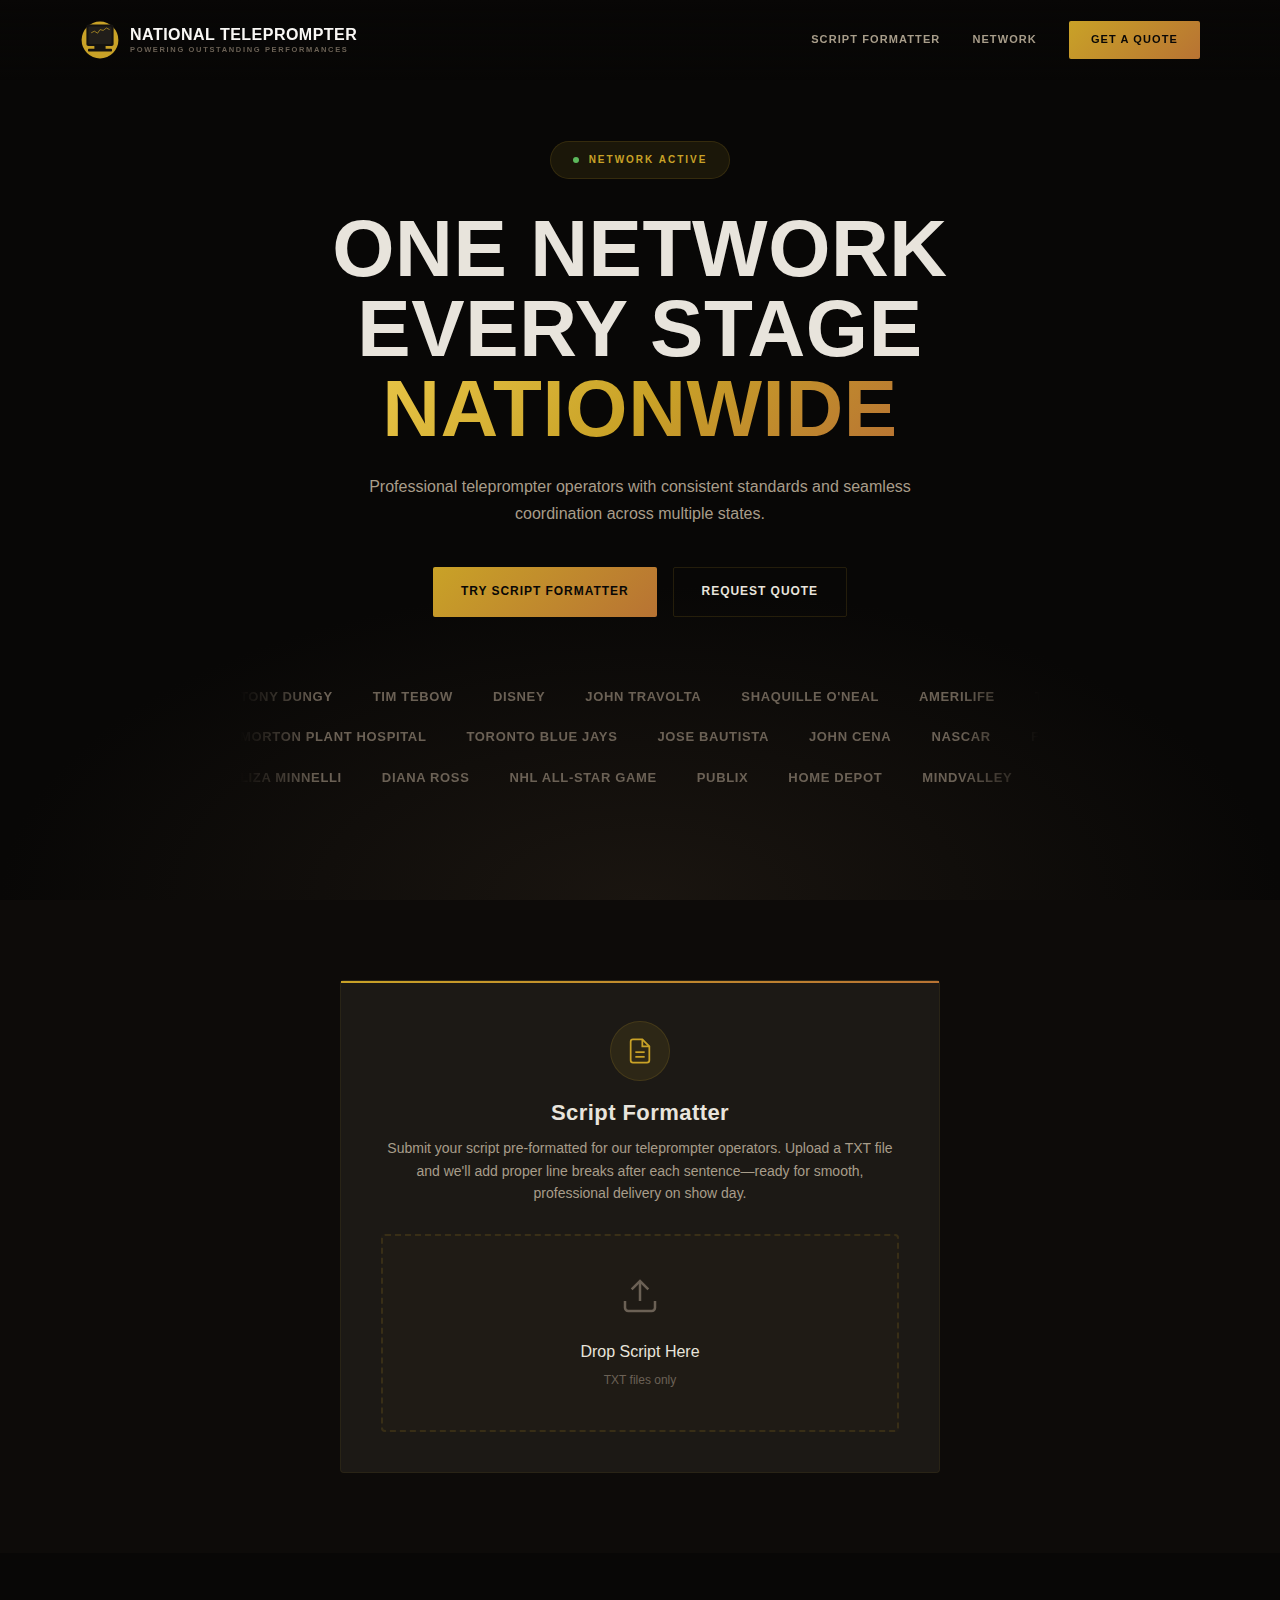
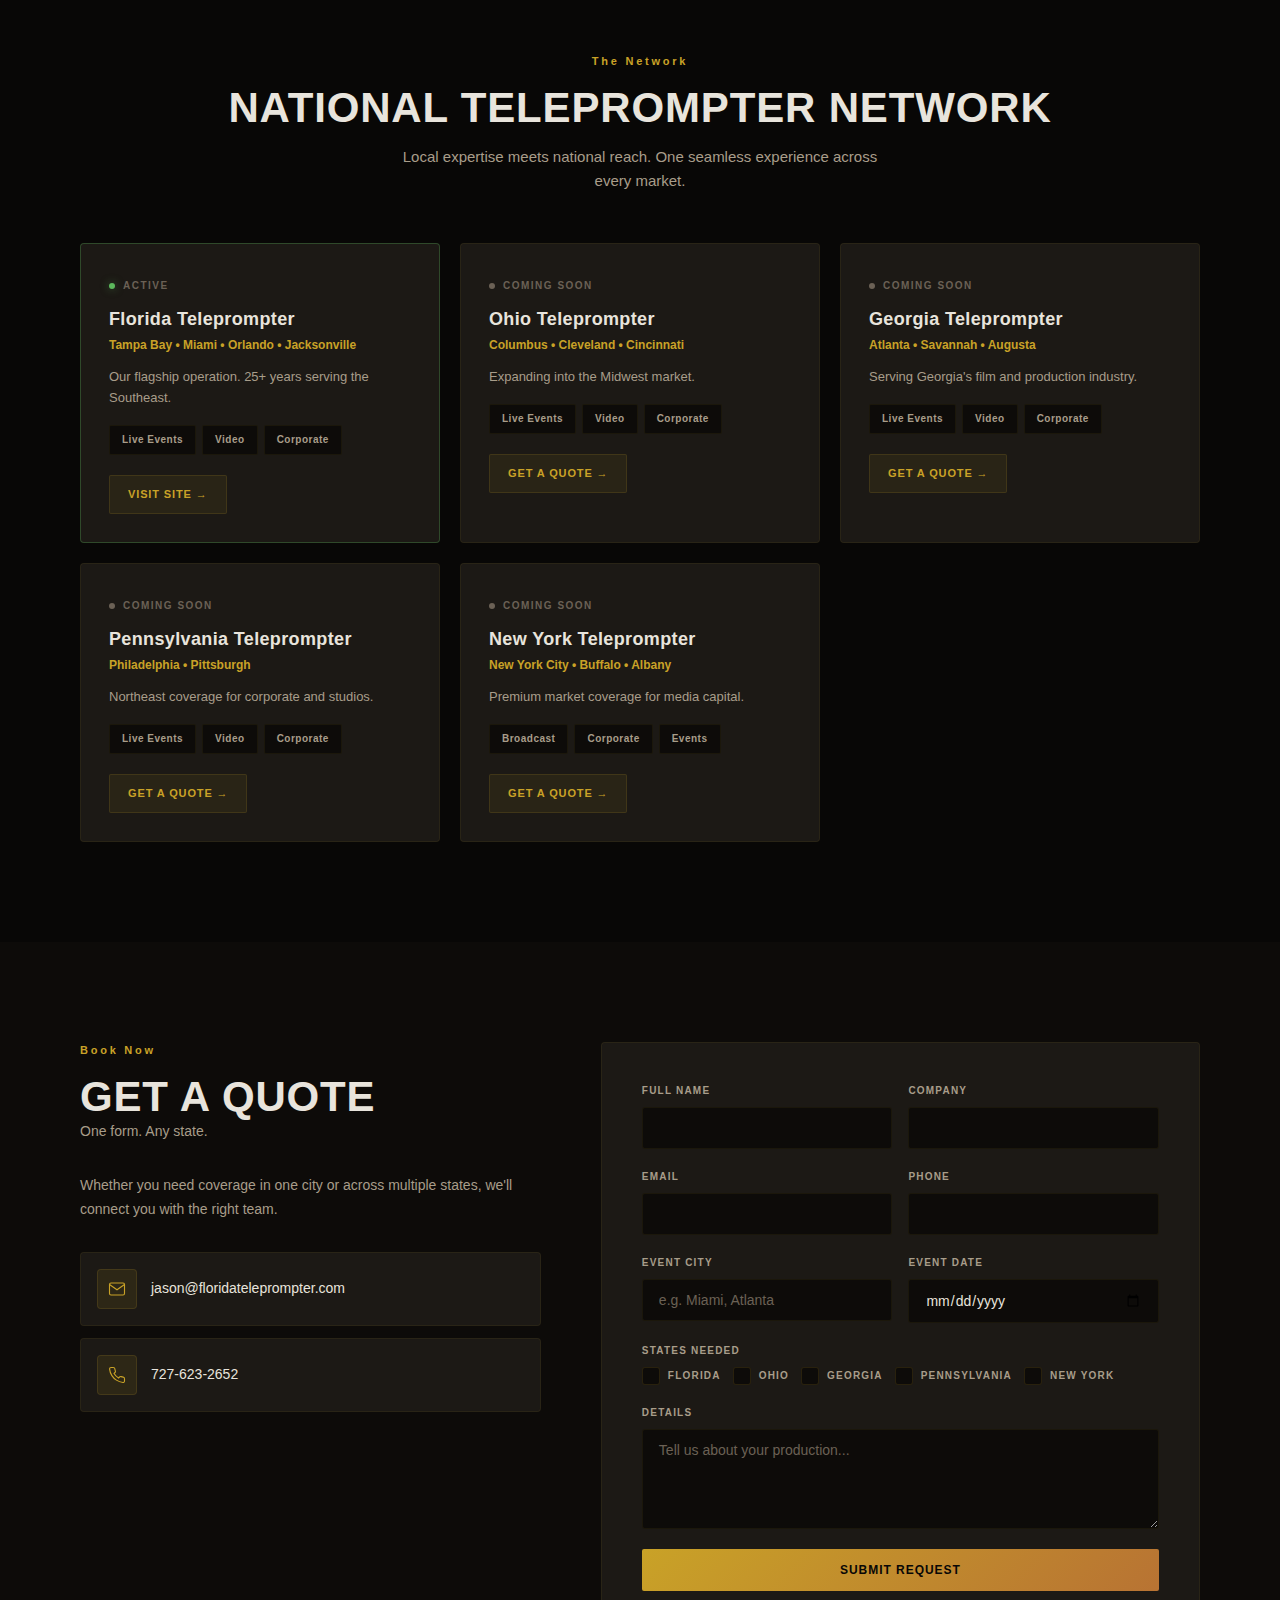
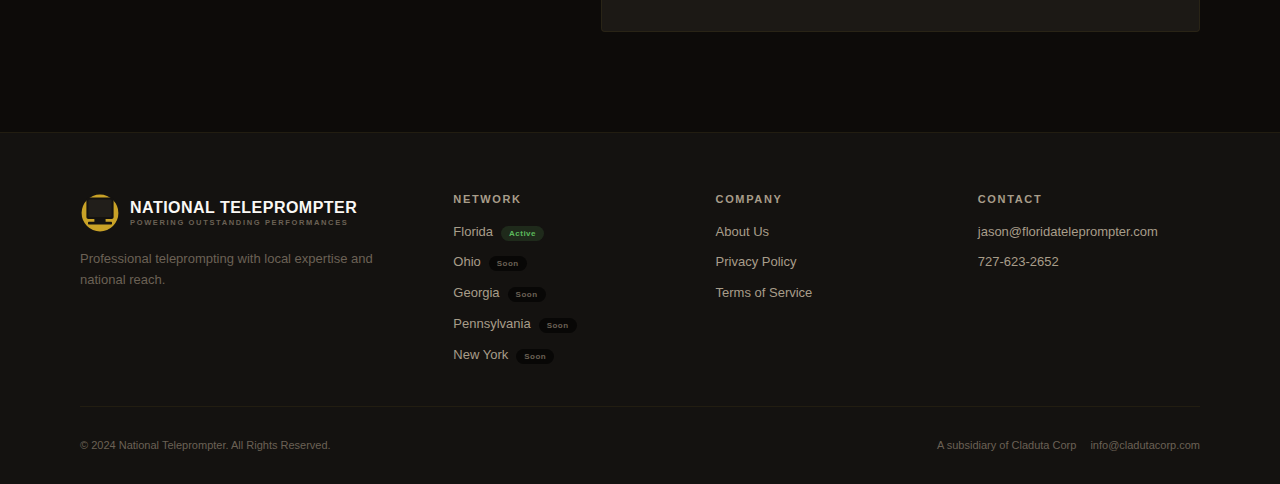
<file: index.html>
<!DOCTYPE html>
<html lang="en">
<head>
    <meta charset="UTF-8">
    <meta name="viewport" content="width=device-width, initial-scale=1.0">
    <title>National Teleprompter | Professional Teleprompting Network</title>
    <meta name="description" content="National teleprompter services with local expertise. Professional operators across Florida, Ohio, Georgia, Pennsylvania, and New York.">
    
    <style>
        :root {
            --bg-void: #080706;
            --bg-deep: #0d0b09;
            --bg-primary: #141210;
            --bg-elevated: #1c1915;
            --bg-card: #211e1a;
            
            --gold: #c9a227;
            --gold-light: #e8c547;
            --gold-glow: rgba(201, 162, 39, 0.6);
            --copper: #b87333;
            
            --text-bright: #faf8f5;
            --text-primary: #e8e4dc;
            --text-secondary: #a89d8a;
            --text-muted: #6b6155;
            
            --success: #5cb85c;
            --success-glow: rgba(92, 184, 92, 0.5);
            
            --border: rgba(201, 162, 39, 0.08);
            --border-light: rgba(201, 162, 39, 0.15);
            
            --font-display: 'Arial Black', 'Helvetica Bold', sans-serif;
            --font-body: -apple-system, BlinkMacSystemFont, 'Segoe UI', Roboto, sans-serif;
            --ease-out: cubic-bezier(0.16, 1, 0.3, 1);
        }

        *, *::before, *::after { margin: 0; padding: 0; box-sizing: border-box; }
        html { scroll-behavior: smooth; }
        
        body {
            font-family: var(--font-body);
            font-size: 15px;
            line-height: 1.6;
            color: var(--text-primary);
            background: var(--bg-void);
            overflow-x: hidden;
        }

        h1, h2, h3, h4 {
            font-family: var(--font-display);
            font-weight: 900;
            letter-spacing: 0.02em;
            line-height: 1.1;
        }

        a { color: inherit; text-decoration: none; }

        .container {
            max-width: 1200px;
            margin: 0 auto;
            padding: 0 40px;
        }

        @media (max-width: 768px) {
            .container { padding: 0 20px; }
        }

        /* NAV */
        .nav {
            position: fixed;
            top: 0; left: 0;
            width: 100%;
            z-index: 1000;
            padding: 20px 0;
            transition: all 0.4s ease;
        }

        .nav::before {
            content: '';
            position: absolute;
            top: 0; left: 0;
            width: 100%; height: 100%;
            background: linear-gradient(180deg, var(--bg-void) 0%, transparent 100%);
            transition: all 0.4s ease;
        }

        .nav.scrolled {
            padding: 12px 0;
        }

        .nav.scrolled::before {
            background: rgba(8, 7, 6, 0.95);
            backdrop-filter: blur(20px);
            border-bottom: 1px solid var(--border);
        }

        .nav-inner {
            position: relative;
            display: flex;
            align-items: center;
            justify-content: space-between;
            max-width: 1200px;
            margin: 0 auto;
            padding: 0 40px;
        }

        /* Logo */
        .logo {
            display: flex;
            align-items: center;
            gap: 10px;
        }

        .logo-icon {
            width: 40px;
            height: 40px;
            flex-shrink: 0;
        }

        .logo-icon svg {
            width: 100%;
            height: 100%;
        }

        .logo-wordmark {
            display: flex;
            flex-direction: column;
        }

        .logo-name {
            font-family: var(--font-display);
            font-size: 16px;
            font-weight: 900;
            letter-spacing: 0.03em;
            color: var(--text-bright);
            line-height: 1;
            text-transform: uppercase;
        }

        .logo-tagline {
            font-family: var(--font-body);
            font-size: 7.5px;
            font-weight: 600;
            letter-spacing: 0.22em;
            color: var(--text-muted);
            margin-top: 3px;
            line-height: 1;
            text-transform: uppercase;
        }

        .nav-links {
            display: flex;
            align-items: center;
            gap: 32px;
        }

        .nav-links a {
            font-size: 11px;
            font-weight: 600;
            letter-spacing: 0.1em;
            text-transform: uppercase;
            color: var(--text-secondary);
            transition: all 0.3s ease;
        }

        .nav-links a:hover { color: var(--gold); }

        .nav-cta {
            padding: 10px 22px !important;
            background: linear-gradient(135deg, var(--gold) 0%, var(--copper) 100%);
            color: var(--bg-void) !important;
            border-radius: 2px;
        }

        .mobile-toggle {
            display: none;
            flex-direction: column;
            gap: 4px;
            background: none;
            border: none;
            cursor: pointer;
            padding: 8px;
        }

        .mobile-toggle span {
            display: block;
            width: 22px;
            height: 2px;
            background: var(--text-primary);
        }

        .mobile-menu {
            display: none;
            position: fixed;
            top: 0; left: 0;
            width: 100%; height: 100vh;
            background: var(--bg-void);
            flex-direction: column;
            align-items: center;
            justify-content: center;
            gap: 30px;
            z-index: 999;
            opacity: 0;
            pointer-events: none;
            transition: opacity 0.3s ease;
        }

        .mobile-menu.active { opacity: 1; pointer-events: all; }
        .mobile-menu a { font-family: var(--font-display); font-size: 28px; color: var(--text-secondary); }

        @media (max-width: 800px) {
            .nav-links { display: none; }
            .mobile-toggle { display: flex; }
            .mobile-menu { display: flex; }
            .nav-inner { padding: 0 20px; }
            .logo-name { font-size: 14px; }
            .logo-tagline { font-size: 6.5px; letter-spacing: 0.20em; }
            .logo-icon { width: 34px; height: 34px; }
        }

        /* HERO */
        .hero {
            min-height: 100vh;
            display: flex;
            align-items: center;
            justify-content: center;
            position: relative;
            padding: 120px 40px 80px;
            overflow: hidden;
        }

        .stage-bg {
            position: absolute;
            top: 0; left: 0;
            width: 100%; height: 100%;
            z-index: 0;
            background: radial-gradient(ellipse 100% 70% at 50% 100%, #1a1510 0%, var(--bg-void) 50%);
        }

        .stage-lights {
            position: absolute;
            top: 0; left: 0;
            width: 100%; height: 100%;
            z-index: 1;
            pointer-events: none;
        }

        .light-beam {
            position: absolute;
            top: -20%;
            width: 250px;
            height: 120%;
            background: linear-gradient(180deg, rgba(201, 162, 39, 0.12) 0%, transparent 60%);
            transform-origin: top center;
            opacity: 0;
            filter: blur(40px);
        }

        .light-beam-1 { left: 15%; transform: rotate(-12deg); animation: sweep1 10s ease-in-out infinite; }
        .light-beam-2 { right: 15%; transform: rotate(12deg); animation: sweep2 10s ease-in-out infinite; animation-delay: -5s; }

        @keyframes sweep1 {
            0%, 100% { opacity: 0; transform: rotate(-20deg); }
            50% { opacity: 0.7; transform: rotate(5deg); }
        }
        @keyframes sweep2 {
            0%, 100% { opacity: 0; transform: rotate(20deg); }
            50% { opacity: 0.7; transform: rotate(-5deg); }
        }

        .hero-content {
            position: relative;
            z-index: 10;
            max-width: 900px;
            text-align: center;
        }

        .hero-badge {
            display: inline-flex;
            align-items: center;
            gap: 10px;
            padding: 10px 22px;
            background: rgba(201, 162, 39, 0.1);
            border: 1px solid var(--border-light);
            border-radius: 100px;
            font-size: 10px;
            font-weight: 700;
            letter-spacing: 0.2em;
            color: var(--gold);
            margin-bottom: 30px;
        }

        .pulse-dot {
            width: 6px; height: 6px;
            background: var(--success);
            border-radius: 50%;
            animation: pulse 2s ease-in-out infinite;
        }

        @keyframes pulse {
            0%, 100% { opacity: 1; }
            50% { opacity: 0.4; }
        }

        .hero-title {
            margin-bottom: 24px;
        }

        .hero-title .line {
            display: block;
            font-size: clamp(36px, 8vw, 80px);
            line-height: 1;
            text-transform: uppercase;
        }

        .line-3 em {
            font-style: normal;
            background: linear-gradient(135deg, var(--gold-light) 0%, var(--gold) 50%, var(--copper) 100%);
            -webkit-background-clip: text;
            -webkit-text-fill-color: transparent;
            background-clip: text;
        }

        .hero-subtitle {
            font-size: 16px;
            color: var(--text-secondary);
            max-width: 550px;
            margin: 0 auto 40px;
            line-height: 1.7;
        }

        .hero-actions {
            display: flex;
            gap: 16px;
            justify-content: center;
            margin-bottom: 60px;
        }

        .btn {
            display: inline-flex;
            align-items: center;
            justify-content: center;
            gap: 8px;
            padding: 14px 28px;
            font-family: var(--font-body);
            font-size: 12px;
            font-weight: 700;
            letter-spacing: 0.08em;
            text-transform: uppercase;
            border: none;
            cursor: pointer;
            transition: all 0.3s ease;
        }

        .btn-primary {
            background: linear-gradient(135deg, var(--gold) 0%, var(--copper) 100%);
            color: var(--bg-void);
            border-radius: 2px;
        }

        .btn-primary:hover {
            transform: translateY(-2px);
            box-shadow: 0 6px 25px var(--gold-glow);
        }

        .btn-secondary {
            background: transparent;
            color: var(--text-primary);
            border: 1px solid var(--border-light);
            border-radius: 2px;
        }

        .btn-secondary:hover {
            background: rgba(201, 162, 39, 0.1);
            border-color: var(--gold);
            color: var(--gold);
        }

        .btn-full { width: 100%; }

        /* CLIENT MARQUEE */
        .client-marquee {
            width: 100%;
            max-width: 800px;
            margin: 0 auto;
            overflow: hidden;
            mask-image: linear-gradient(90deg, transparent, black 10%, black 90%, transparent);
        }

        .marquee-row {
            display: flex;
            gap: 40px;
            padding: 10px 0;
            white-space: nowrap;
        }

        .marquee-row-1 { animation: scrollLeft 30s linear infinite; }
        .marquee-row-2 { animation: scrollRight 35s linear infinite; }
        .marquee-row-3 { animation: scrollLeft 32s linear infinite; }

        @keyframes scrollLeft {
            0% { transform: translateX(0); }
            100% { transform: translateX(-50%); }
        }

        @keyframes scrollRight {
            0% { transform: translateX(-50%); }
            100% { transform: translateX(0); }
        }

        .client-name {
            font-size: 13px;
            font-weight: 600;
            letter-spacing: 0.05em;
            color: var(--text-muted);
            text-transform: uppercase;
            flex-shrink: 0;
        }

        @media (max-width: 768px) {
            .hero { padding: 110px 20px 60px; }
            .hero-actions { flex-direction: column; gap: 12px; }
            .client-name { font-size: 11px; }
        }

        /* TOOL SECTION */
        .tool-section {
            padding: 80px 0;
            background: var(--bg-deep);
        }

        .tool-wrapper {
            max-width: 600px;
            margin: 0 auto;
        }

        .tool-card {
            background: var(--bg-elevated);
            border: 1px solid var(--border);
            border-radius: 4px;
            padding: 40px;
            position: relative;
        }

        .tool-card::before {
            content: '';
            position: absolute;
            top: 0; left: 0;
            width: 100%; height: 2px;
            background: linear-gradient(90deg, var(--gold), var(--copper));
        }

        .tool-header {
            text-align: center;
            margin-bottom: 30px;
        }

        .tool-icon-wrap {
            width: 60px; height: 60px;
            margin: 0 auto 20px;
            background: rgba(201, 162, 39, 0.1);
            border: 1px solid var(--border-light);
            border-radius: 50%;
            display: flex;
            align-items: center;
            justify-content: center;
        }

        .tool-icon-wrap svg {
            width: 28px; height: 28px;
            stroke: var(--gold);
        }

        .tool-title {
            font-size: 22px;
            margin-bottom: 12px;
        }

        .tool-desc {
            font-size: 14px;
            color: var(--text-secondary);
            line-height: 1.6;
        }

        .upload-zone {
            border: 2px dashed var(--border-light);
            border-radius: 4px;
            padding: 40px 30px;
            text-align: center;
            cursor: pointer;
            transition: all 0.3s ease;
            position: relative;
            background: rgba(201, 162, 39, 0.02);
        }

        .upload-zone:hover {
            border-color: var(--gold);
            background: rgba(201, 162, 39, 0.05);
        }

        .upload-zone input {
            position: absolute;
            top: 0; left: 0;
            width: 100%; height: 100%;
            opacity: 0;
            cursor: pointer;
        }

        .upload-icon {
            width: 40px; height: 40px;
            margin: 0 auto 16px;
            stroke: var(--text-muted);
        }

        .upload-zone:hover .upload-icon { stroke: var(--gold); }

        .upload-title {
            font-family: var(--font-display);
            font-size: 16px;
            margin-bottom: 6px;
        }

        .upload-hint {
            font-size: 12px;
            color: var(--text-muted);
        }

        .tool-output {
            margin-top: 24px;
            display: none;
        }

        .tool-output.active { display: block; }

        .output-preview {
            font-family: monospace;
            font-size: 12px;
            color: var(--text-secondary);
            background: var(--bg-void);
            border: 1px solid var(--border);
            border-radius: 4px;
            padding: 16px;
            max-height: 150px;
            overflow-y: auto;
            white-space: pre-wrap;
            margin-bottom: 16px;
        }

        .tool-actions {
            display: flex;
            gap: 12px;
            justify-content: center;
        }

        /* NETWORK SECTION */
        .network-section {
            padding: 100px 0;
        }

        .section-header {
            margin-bottom: 50px;
        }

        .section-header.center { text-align: center; }

        .section-tag {
            font-size: 11px;
            font-weight: 700;
            letter-spacing: 0.25em;
            color: var(--gold);
            margin-bottom: 14px;
            display: block;
        }

        .section-title {
            font-size: clamp(28px, 4vw, 42px);
            text-transform: uppercase;
        }

        .section-subtitle {
            font-size: 15px;
            color: var(--text-secondary);
            margin-top: 14px;
            max-width: 500px;
            line-height: 1.6;
        }

        .section-header.center .section-subtitle {
            margin-left: auto;
            margin-right: auto;
        }

        .network-grid {
            display: grid;
            grid-template-columns: repeat(auto-fit, minmax(280px, 1fr));
            gap: 20px;
        }

        .state-card {
            background: var(--bg-elevated);
            border: 1px solid var(--border);
            border-radius: 4px;
            padding: 28px;
            transition: transform 0.3s ease, border-color 0.3s ease;
        }

        .state-card:hover {
            transform: translateY(-4px);
            border-color: var(--border-light);
        }

        .state-card.active { border-color: rgba(92, 184, 92, 0.3); }

        .state-status {
            display: inline-flex;
            align-items: center;
            gap: 8px;
            font-size: 10px;
            font-weight: 700;
            letter-spacing: 0.15em;
            color: var(--text-muted);
            margin-bottom: 16px;
        }

        .status-indicator {
            width: 6px; height: 6px;
            border-radius: 50%;
            background: var(--text-muted);
        }

        .status-indicator.live {
            background: var(--success);
            box-shadow: 0 0 8px var(--success-glow);
        }

        .state-card h3 {
            font-size: 18px;
            margin-bottom: 6px;
        }

        .state-region {
            font-size: 12px;
            font-weight: 600;
            color: var(--gold);
            margin-bottom: 12px;
        }

        .state-desc {
            font-size: 13px;
            color: var(--text-secondary);
            line-height: 1.6;
            margin-bottom: 16px;
        }

        .state-tags {
            display: flex;
            flex-wrap: wrap;
            gap: 6px;
            margin-bottom: 20px;
        }

        .state-tags span {
            padding: 6px 12px;
            background: var(--bg-deep);
            border: 1px solid var(--border);
            font-size: 10px;
            font-weight: 600;
            letter-spacing: 0.05em;
            color: var(--text-secondary);
            border-radius: 2px;
        }

        .btn-state {
            display: inline-flex;
            align-items: center;
            gap: 6px;
            padding: 10px 18px;
            background: rgba(201, 162, 39, 0.08);
            border: 1px solid var(--border-light);
            color: var(--gold);
            font-size: 11px;
            font-weight: 700;
            letter-spacing: 0.08em;
            text-transform: uppercase;
            border-radius: 2px;
            transition: all 0.3s ease;
        }

        .btn-state:hover {
            background: var(--gold);
            color: var(--bg-void);
        }

        /* CONTACT */
        .contact-section {
            padding: 100px 0;
            background: var(--bg-deep);
        }

        .contact-grid {
            display: grid;
            grid-template-columns: 1fr 1.3fr;
            gap: 60px;
        }

        .contact-tagline {
            font-size: 16px;
            color: var(--gold);
            margin-bottom: 12px;
        }

        .contact-intro > p {
            color: var(--text-secondary);
            line-height: 1.7;
            margin-bottom: 30px;
            font-size: 14px;
        }

        .contact-methods {
            display: flex;
            flex-direction: column;
            gap: 12px;
        }

        .contact-method {
            display: flex;
            align-items: center;
            gap: 14px;
            padding: 16px;
            background: var(--bg-elevated);
            border: 1px solid var(--border);
            border-radius: 4px;
            transition: all 0.3s ease;
        }

        .contact-method:hover {
            border-color: var(--border-light);
        }

        .method-icon {
            width: 40px; height: 40px;
            background: rgba(201, 162, 39, 0.1);
            border: 1px solid var(--border-light);
            border-radius: 4px;
            display: flex;
            align-items: center;
            justify-content: center;
            flex-shrink: 0;
        }

        .method-icon svg {
            width: 18px; height: 18px;
            stroke: var(--gold);
        }

        .contact-method span {
            font-size: 14px;
        }

        .contact-form-card {
            background: var(--bg-elevated);
            border: 1px solid var(--border);
            border-radius: 4px;
            padding: 40px;
        }

        .contact-form {
            display: flex;
            flex-direction: column;
            gap: 20px;
        }

        .form-row {
            display: grid;
            grid-template-columns: 1fr 1fr;
            gap: 16px;
        }

        .form-group {
            display: flex;
            flex-direction: column;
            gap: 8px;
        }

        .form-group label {
            font-size: 10px;
            font-weight: 700;
            letter-spacing: 0.12em;
            text-transform: uppercase;
            color: var(--text-secondary);
        }

        .form-group input,
        .form-group textarea {
            width: 100%;
            padding: 12px 16px;
            background: var(--bg-deep);
            border: 1px solid var(--border);
            border-radius: 3px;
            color: var(--text-primary);
            font-family: var(--font-body);
            font-size: 14px;
            transition: border-color 0.3s ease;
        }

        .form-group input::placeholder,
        .form-group textarea::placeholder {
            color: var(--text-muted);
        }

        .form-group input:focus,
        .form-group textarea:focus {
            outline: none;
            border-color: var(--gold);
        }

        .form-group textarea {
            resize: vertical;
            min-height: 100px;
        }

        .checkbox-group {
            display: flex;
            flex-wrap: wrap;
            gap: 12px;
        }

        .checkbox-item {
            display: flex;
            align-items: center;
            gap: 8px;
            cursor: pointer;
            font-size: 13px;
            color: var(--text-secondary);
        }

        .checkbox-item input { display: none; }

        .checkbox-box {
            width: 18px; height: 18px;
            border: 1px solid var(--border-light);
            background: var(--bg-deep);
            border-radius: 3px;
            display: flex;
            align-items: center;
            justify-content: center;
        }

        .checkbox-item input:checked + .checkbox-box {
            background: var(--gold);
            border-color: var(--gold);
        }

        .checkbox-item input:checked + .checkbox-box::after {
            content: '✓';
            color: var(--bg-void);
            font-size: 11px;
            font-weight: bold;
        }

        @media (max-width: 800px) {
            .contact-grid { grid-template-columns: 1fr; gap: 40px; }
            .form-row { grid-template-columns: 1fr; }
        }

        /* FOOTER */
        .footer {
            padding: 60px 0 30px;
            background: var(--bg-primary);
            border-top: 1px solid var(--border);
        }

        .footer-grid {
            display: grid;
            grid-template-columns: 1.5fr 1fr 1fr 1fr;
            gap: 40px;
            margin-bottom: 40px;
        }

        .footer-brand .logo { margin-bottom: 16px; }
        .footer-brand > p {
            color: var(--text-muted);
            font-size: 13px;
            line-height: 1.6;
        }

        .footer h4 {
            font-size: 11px;
            letter-spacing: 0.15em;
            color: var(--text-secondary);
            margin-bottom: 16px;
            text-transform: uppercase;
        }

        .footer-links {
            display: flex;
            flex-direction: column;
            gap: 10px;
        }

        .footer-links a {
            font-size: 13px;
            color: var(--text-secondary);
            transition: color 0.3s ease;
        }

        .footer-links a:hover { color: var(--gold); }

        .link-badge {
            font-size: 8px;
            font-weight: 700;
            letter-spacing: 0.06em;
            padding: 3px 8px;
            background: var(--bg-void);
            border-radius: 100px;
            color: var(--text-muted);
            margin-left: 8px;
        }

        .link-badge.live {
            background: rgba(92, 184, 92, 0.15);
            color: var(--success);
        }

        .footer-bottom {
            padding-top: 30px;
            border-top: 1px solid var(--border);
            display: flex;
            justify-content: space-between;
            align-items: center;
            flex-wrap: wrap;
            gap: 12px;
        }

        .footer-bottom p,
        .footer-bottom a,
        .footer-bottom span {
            font-size: 11px;
            color: var(--text-muted);
        }

        .footer-bottom a:hover { color: var(--gold); }

        .footer-corp {
            display: flex;
            align-items: center;
            gap: 14px;
        }

        .copy-email {
            cursor: pointer;
        }

        .copy-email:hover { color: var(--gold); }

        .copy-toast {
            position: fixed;
            bottom: 24px;
            left: 50%;
            transform: translateX(-50%) translateY(80px);
            background: var(--gold);
            color: var(--bg-void);
            padding: 10px 20px;
            border-radius: 4px;
            font-size: 13px;
            font-weight: 600;
            opacity: 0;
            transition: all 0.3s ease;
            z-index: 9999;
        }

        .copy-toast.show {
            transform: translateX(-50%) translateY(0);
            opacity: 1;
        }

        @media (max-width: 800px) {
            .footer-grid { grid-template-columns: 1fr 1fr; gap: 30px; }
            .footer-bottom { flex-direction: column; text-align: center; }
            .footer-corp { flex-direction: column; gap: 6px; }
        }

        @media (max-width: 500px) {
            .footer-grid { grid-template-columns: 1fr; }
        }
    </style>
</head>
<body>
    <nav class="nav">
        <div class="nav-inner">
            <a href="#" class="logo">
                <div class="logo-icon">
                    <svg viewBox="0 0 100 100" fill="none" xmlns="http://www.w3.org/2000/svg">
                        <circle cx="50" cy="50" r="46" fill="#c9a227"/>
                        <rect x="20" y="72" width="60" height="7" rx="2" fill="#141210"/>
                        <rect x="36" y="64" width="28" height="10" rx="2" fill="#141210"/>
                        <path d="M16 60V16C16 13 18 11 21 11H79C82 11 84 13 84 16V60C84 63 82 65 79 65H21C18 65 16 63 16 60Z" fill="#141210"/>
                        <rect x="21" y="16" width="58" height="44" rx="3" fill="#211e1a"/>
                        <path d="M28 32L36 28L44 33L50 24L58 26L66 20L74 24" stroke="#c9a227" stroke-width="2.5" fill="none" opacity="0.7"/>
                    </svg>
                </div>
                <div class="logo-wordmark">
                    <span class="logo-name">National Teleprompter</span>
                    <span class="logo-tagline">Powering Outstanding Performances</span>
                </div>
            </a>
            
            <div class="nav-links">
                <a href="#tool">Script Formatter</a>
                <a href="#network">Network</a>
                <a href="#contact" class="nav-cta">Get a Quote</a>
            </div>
            
            <button class="mobile-toggle" aria-label="Menu">
                <span></span><span></span><span></span>
            </button>
        </div>
    </nav>

    <div class="mobile-menu">
        <a href="#tool">Script Formatter</a>
        <a href="#network">Network</a>
        <a href="#contact">Get a Quote</a>
    </div>

    <header class="hero">
        <div class="stage-bg"></div>
        <div class="stage-lights">
            <div class="light-beam light-beam-1"></div>
            <div class="light-beam light-beam-2"></div>
        </div>

        <div class="hero-content">
            <div class="hero-badge">
                <span class="pulse-dot"></span>
                NETWORK ACTIVE
            </div>
            
            <h1 class="hero-title">
                <span class="line">One Network</span>
                <span class="line">Every Stage</span>
                <span class="line line-3"><em>Nationwide</em></span>
            </h1>
            
            <p class="hero-subtitle">
                Professional teleprompter operators with consistent standards and seamless coordination across multiple states.
            </p>
            
            <div class="hero-actions">
                <a href="#tool" class="btn btn-primary">Try Script Formatter</a>
                <a href="#contact" class="btn btn-secondary">Request Quote</a>
            </div>
            
            <div class="client-marquee">
                <div class="marquee-row marquee-row-1">
                    <span class="client-name">Tony Dungy</span>
                    <span class="client-name">Tim Tebow</span>
                    <span class="client-name">Disney</span>
                    <span class="client-name">John Travolta</span>
                    <span class="client-name">Shaquille O'Neal</span>
                    <span class="client-name">AmeriLife</span>
                    <span class="client-name">Tampa Bay Buccaneers</span>
                    <span class="client-name">Tony Dungy</span>
                    <span class="client-name">Tim Tebow</span>
                    <span class="client-name">Disney</span>
                    <span class="client-name">John Travolta</span>
                    <span class="client-name">Shaquille O'Neal</span>
                    <span class="client-name">AmeriLife</span>
                    <span class="client-name">Tampa Bay Buccaneers</span>
                </div>
                <div class="marquee-row marquee-row-2">
                    <span class="client-name">Morton Plant Hospital</span>
                    <span class="client-name">Toronto Blue Jays</span>
                    <span class="client-name">Jose Bautista</span>
                    <span class="client-name">John Cena</span>
                    <span class="client-name">NASCAR</span>
                    <span class="client-name">Ford</span>
                    <span class="client-name">Morton Plant Hospital</span>
                    <span class="client-name">Toronto Blue Jays</span>
                    <span class="client-name">Jose Bautista</span>
                    <span class="client-name">John Cena</span>
                    <span class="client-name">NASCAR</span>
                    <span class="client-name">Ford</span>
                </div>
                <div class="marquee-row marquee-row-1">
                    <span class="client-name">Liza Minnelli</span>
                    <span class="client-name">Diana Ross</span>
                    <span class="client-name">NHL All-Star Game</span>
                    <span class="client-name">Publix</span>
                    <span class="client-name">Home Depot</span>
                    <span class="client-name">Mindvalley</span>
                    <span class="client-name">Liza Minnelli</span>
                    <span class="client-name">Diana Ross</span>
                    <span class="client-name">NHL All-Star Game</span>
                    <span class="client-name">Publix</span>
                    <span class="client-name">Home Depot</span>
                    <span class="client-name">Mindvalley</span>
                </div>
            </div>
        </div>
    </header>

    <section id="tool" class="tool-section">
        <div class="container">
            <div class="tool-wrapper">
                <div class="tool-card">
                    <div class="tool-header">
                        <div class="tool-icon-wrap">
                            <svg viewBox="0 0 24 24" fill="none" stroke="currentColor" stroke-width="1.5">
                                <path d="M14 2H6a2 2 0 0 0-2 2v16a2 2 0 0 0 2 2h12a2 2 0 0 0 2-2V8z"/>
                                <polyline points="14 2 14 8 20 8"/>
                                <line x1="16" y1="13" x2="8" y2="13"/>
                                <line x1="16" y1="17" x2="8" y2="17"/>
                            </svg>
                        </div>
                        <h2 class="tool-title">Script Formatter</h2>
                        <p class="tool-desc">Submit your script pre-formatted for our teleprompter operators. Upload a TXT file and we'll add proper line breaks after each sentence—ready for smooth, professional delivery on show day.</p>
                    </div>
                    
                    <div class="upload-zone" id="uploadZone">
                        <input type="file" id="scriptFile" accept=".txt">
                        <svg class="upload-icon" viewBox="0 0 24 24" fill="none" stroke="currentColor" stroke-width="1.5">
                            <path d="M21 15v4a2 2 0 0 1-2 2H5a2 2 0 0 1-2-2v-4"/>
                            <polyline points="17 8 12 3 7 8"/>
                            <line x1="12" y1="3" x2="12" y2="15"/>
                        </svg>
                        <p class="upload-title">Drop Script Here</p>
                        <p class="upload-hint">TXT files only</p>
                    </div>
                    
                    <div class="tool-output" id="toolOutput">
                        <div class="output-preview" id="outputPreview"></div>
                        <div class="tool-actions">
                            <button class="btn btn-primary" id="downloadBtn">Download RTF</button>
                            <button class="btn btn-secondary" id="resetBtn">Format Another</button>
                        </div>
                    </div>
                </div>
            </div>
        </div>
    </section>

    <section id="network" class="network-section">
        <div class="container">
            <div class="section-header center">
                <span class="section-tag">The Network</span>
                <h2 class="section-title">National Teleprompter Network</h2>
                <p class="section-subtitle">Local expertise meets national reach. One seamless experience across every market.</p>
            </div>
            
            <div class="network-grid">
                <div class="state-card active">
                    <div class="state-status"><span class="status-indicator live"></span>ACTIVE</div>
                    <h3>Florida Teleprompter</h3>
                    <p class="state-region">Tampa Bay • Miami • Orlando • Jacksonville</p>
                    <p class="state-desc">Our flagship operation. 25+ years serving the Southeast.</p>
                    <div class="state-tags"><span>Live Events</span><span>Video</span><span>Corporate</span></div>
                    <a href="https://floridateleprompter.com" class="btn-state" target="_blank">Visit Site →</a>
                </div>
                
                <div class="state-card">
                    <div class="state-status"><span class="status-indicator"></span>COMING SOON</div>
                    <h3>Ohio Teleprompter</h3>
                    <p class="state-region">Columbus • Cleveland • Cincinnati</p>
                    <p class="state-desc">Expanding into the Midwest market.</p>
                    <div class="state-tags"><span>Live Events</span><span>Video</span><span>Corporate</span></div>
                    <a href="#contact" class="btn-state">Get a Quote →</a>
                </div>
                
                <div class="state-card">
                    <div class="state-status"><span class="status-indicator"></span>COMING SOON</div>
                    <h3>Georgia Teleprompter</h3>
                    <p class="state-region">Atlanta • Savannah • Augusta</p>
                    <p class="state-desc">Serving Georgia's film and production industry.</p>
                    <div class="state-tags"><span>Live Events</span><span>Video</span><span>Corporate</span></div>
                    <a href="#contact" class="btn-state">Get a Quote →</a>
                </div>
                
                <div class="state-card">
                    <div class="state-status"><span class="status-indicator"></span>COMING SOON</div>
                    <h3>Pennsylvania Teleprompter</h3>
                    <p class="state-region">Philadelphia • Pittsburgh</p>
                    <p class="state-desc">Northeast coverage for corporate and studios.</p>
                    <div class="state-tags"><span>Live Events</span><span>Video</span><span>Corporate</span></div>
                    <a href="#contact" class="btn-state">Get a Quote →</a>
                </div>
                
                <div class="state-card">
                    <div class="state-status"><span class="status-indicator"></span>COMING SOON</div>
                    <h3>New York Teleprompter</h3>
                    <p class="state-region">New York City • Buffalo • Albany</p>
                    <p class="state-desc">Premium market coverage for media capital.</p>
                    <div class="state-tags"><span>Broadcast</span><span>Corporate</span><span>Events</span></div>
                    <a href="#contact" class="btn-state">Get a Quote →</a>
                </div>
            </div>
        </div>
    </section>

    <section id="contact" class="contact-section">
        <div class="container">
            <div class="contact-grid">
                <div class="contact-intro">
                    <span class="section-tag">Book Now</span>
                    <h2 class="section-title">Get a Quote</h2>
                    <p class="contact-tagline">One form. Any state.</p>
                    <p>Whether you need coverage in one city or across multiple states, we'll connect you with the right team.</p>
                    
                    <div class="contact-methods">
                        <a href="mailto:jason@floridateleprompter.com" class="contact-method">
                            <div class="method-icon">
                                <svg viewBox="0 0 24 24" fill="none" stroke="currentColor" stroke-width="1.5">
                                    <path d="M4 4h16c1.1 0 2 .9 2 2v12c0 1.1-.9 2-2 2H4c-1.1 0-2-.9-2-2V6c0-1.1.9-2 2-2z"/>
                                    <polyline points="22,6 12,13 2,6"/>
                                </svg>
                            </div>
                            <span>jason@floridateleprompter.com</span>
                        </a>
                        <a href="tel:727-623-2652" class="contact-method">
                            <div class="method-icon">
                                <svg viewBox="0 0 24 24" fill="none" stroke="currentColor" stroke-width="1.5">
                                    <path d="M22 16.92v3a2 2 0 01-2.18 2 19.79 19.79 0 01-8.63-3.07 19.5 19.5 0 01-6-6 19.79 19.79 0 01-3.07-8.67A2 2 0 014.11 2h3a2 2 0 012 1.72c.127.96.362 1.903.7 2.81a2 2 0 01-.45 2.11L8.09 9.91a16 16 0 006 6l1.27-1.27a2 2 0 012.11-.45c.907.338 1.85.573 2.81.7A2 2 0 0122 16.92z"/>
                                </svg>
                            </div>
                            <span>727-623-2652</span>
                        </a>
                    </div>
                </div>
                
                <div class="contact-form-card">
                    <form class="contact-form" action="https://formspree.io/f/mdkqplqp" method="POST">
                        <div class="form-row">
                            <div class="form-group"><label>Full Name</label><input type="text" name="name" required></div>
                            <div class="form-group"><label>Company</label><input type="text" name="company"></div>
                        </div>
                        <div class="form-row">
                            <div class="form-group"><label>Email</label><input type="email" name="email" required></div>
                            <div class="form-group"><label>Phone</label><input type="tel" name="phone"></div>
                        </div>
                        <div class="form-row">
                            <div class="form-group"><label>Event City</label><input type="text" name="city" placeholder="e.g. Miami, Atlanta"></div>
                            <div class="form-group"><label>Event Date</label><input type="date" name="event_date"></div>
                        </div>
                        <div class="form-group">
                            <label>States Needed</label>
                            <div class="checkbox-group">
                                <label class="checkbox-item"><input type="checkbox" name="states" value="florida"><span class="checkbox-box"></span>Florida</label>
                                <label class="checkbox-item"><input type="checkbox" name="states" value="ohio"><span class="checkbox-box"></span>Ohio</label>
                                <label class="checkbox-item"><input type="checkbox" name="states" value="georgia"><span class="checkbox-box"></span>Georgia</label>
                                <label class="checkbox-item"><input type="checkbox" name="states" value="pennsylvania"><span class="checkbox-box"></span>Pennsylvania</label>
                                <label class="checkbox-item"><input type="checkbox" name="states" value="newyork"><span class="checkbox-box"></span>New York</label>
                            </div>
                        </div>
                        <div class="form-group"><label>Details</label><textarea name="details" placeholder="Tell us about your production..."></textarea></div>
                        <button type="submit" class="btn btn-primary btn-full">Submit Request</button>
                    </form>
                </div>
            </div>
        </div>
    </section>

    <footer class="footer">
        <div class="container">
            <div class="footer-grid">
                <div class="footer-brand">
                    <a href="#" class="logo">
                        <div class="logo-icon">
                            <svg viewBox="0 0 100 100" fill="none"><circle cx="50" cy="50" r="46" fill="#c9a227"/><rect x="20" y="72" width="60" height="7" rx="2" fill="#141210"/><rect x="36" y="64" width="28" height="10" rx="2" fill="#141210"/><path d="M16 60V16C16 13 18 11 21 11H79C82 11 84 13 84 16V60C84 63 82 65 79 65H21C18 65 16 63 16 60Z" fill="#141210"/><rect x="21" y="16" width="58" height="44" rx="3" fill="#211e1a"/></svg>
                        </div>
                        <div class="logo-wordmark">
                            <span class="logo-name">National Teleprompter</span>
                            <span class="logo-tagline">Powering Outstanding Performances</span>
                        </div>
                    </a>
                    <p>Professional teleprompting with local expertise and national reach.</p>
                </div>
                
                <div class="footer-nav">
                    <h4>Network</h4>
                    <div class="footer-links">
                        <a href="https://floridateleprompter.com" target="_blank">Florida<span class="link-badge live">Active</span></a>
                        <a href="#">Ohio<span class="link-badge">Soon</span></a>
                        <a href="#">Georgia<span class="link-badge">Soon</span></a>
                        <a href="#">Pennsylvania<span class="link-badge">Soon</span></a>
                        <a href="#">New York<span class="link-badge">Soon</span></a>
                    </div>
                </div>
                
                <div class="footer-nav">
                    <h4>Company</h4>
                    <div class="footer-links">
                        <a href="about.html">About Us</a>
                        <a href="privacy.html">Privacy Policy</a>
                        <a href="terms.html">Terms of Service</a>
                    </div>
                </div>
                
                <div class="footer-nav">
                    <h4>Contact</h4>
                    <div class="footer-links">
                        <a href="mailto:jason@floridateleprompter.com">jason@floridateleprompter.com</a>
                        <a href="tel:727-623-2652">727-623-2652</a>
                    </div>
                </div>
            </div>
            
            <div class="footer-bottom">
                <p>&copy; 2024 National Teleprompter. All Rights Reserved.</p>
                <div class="footer-corp">
                    <span>A subsidiary of <a href="https://cladutacorp.com" target="_blank">Claduta Corp</a></span>
                    <span class="copy-email" onclick="copyEmail()" title="Click to copy">info@cladutacorp.com</span>
                </div>
            </div>
        </div>
    </footer>

    <div class="copy-toast" id="copyToast">Email copied to clipboard</div>

    <script>
        const nav = document.querySelector('.nav');
        window.addEventListener('scroll', () => nav.classList.toggle('scrolled', window.scrollY > 50));

        const mobileToggle = document.querySelector('.mobile-toggle');
        const mobileMenu = document.querySelector('.mobile-menu');
        mobileToggle?.addEventListener('click', () => {
            mobileMenu.classList.toggle('active');
            document.body.style.overflow = mobileMenu.classList.contains('active') ? 'hidden' : '';
        });
        mobileMenu?.querySelectorAll('a').forEach(a => a.addEventListener('click', () => {
            mobileMenu.classList.remove('active');
            document.body.style.overflow = '';
        }));

        document.querySelectorAll('a[href^="#"]').forEach(a => {
            a.addEventListener('click', function(e) {
                e.preventDefault();
                const t = document.querySelector(this.getAttribute('href'));
                if (t) window.scrollTo({ top: t.offsetTop - 80, behavior: 'smooth' });
            });
        });

        function copyEmail() {
            navigator.clipboard.writeText('info@cladutacorp.com').then(() => {
                const toast = document.getElementById('copyToast');
                toast.classList.add('show');
                setTimeout(() => toast.classList.remove('show'), 2000);
            });
        }

        const uploadZone = document.getElementById('uploadZone');
        const scriptFile = document.getElementById('scriptFile');
        const toolOutput = document.getElementById('toolOutput');
        const outputPreview = document.getElementById('outputPreview');
        let formattedText = '';

        uploadZone?.addEventListener('dragover', e => { e.preventDefault(); });
        uploadZone?.addEventListener('drop', e => { e.preventDefault(); e.dataTransfer.files[0] && processFile(e.dataTransfer.files[0]); });
        scriptFile?.addEventListener('change', e => e.target.files[0] && processFile(e.target.files[0]));

        function processFile(file) {
            const reader = new FileReader();
            reader.onload = e => {
                formattedText = e.target.result
                    .replace(/\. /g, '.\n\n').replace(/\? /g, '?\n\n').replace(/\! /g, '!\n\n')
                    .replace(/Mr\.\n\n/g, 'Mr. ').replace(/Mrs\.\n\n/g, 'Mrs. ').replace(/Dr\.\n\n/g, 'Dr. ')
                    .trim();
                outputPreview.textContent = formattedText;
                toolOutput.classList.add('active');
                uploadZone.style.display = 'none';
            };
            reader.readAsText(file);
        }

        document.getElementById('downloadBtn')?.addEventListener('click', () => {
            const rtf = '{\\rtf1\\ansi\\deff0{\\fonttbl{\\f0 Arial;}}\\f0\\fs40 ' + formattedText.replace(/\\/g,'\\\\').replace(/\{/g,'\\{').replace(/\}/g,'\\}').replace(/\n/g,'\\par\\par ') + '}';
            const a = document.createElement('a');
            a.href = URL.createObjectURL(new Blob([rtf], {type:'application/rtf'}));
            a.download = 'teleprompter-script.rtf';
            a.click();
        });

        document.getElementById('resetBtn')?.addEventListener('click', () => {
            toolOutput.classList.remove('active');
            uploadZone.style.display = 'block';
            scriptFile.value = '';
        });
    </script>
</body>
</html>
</file>
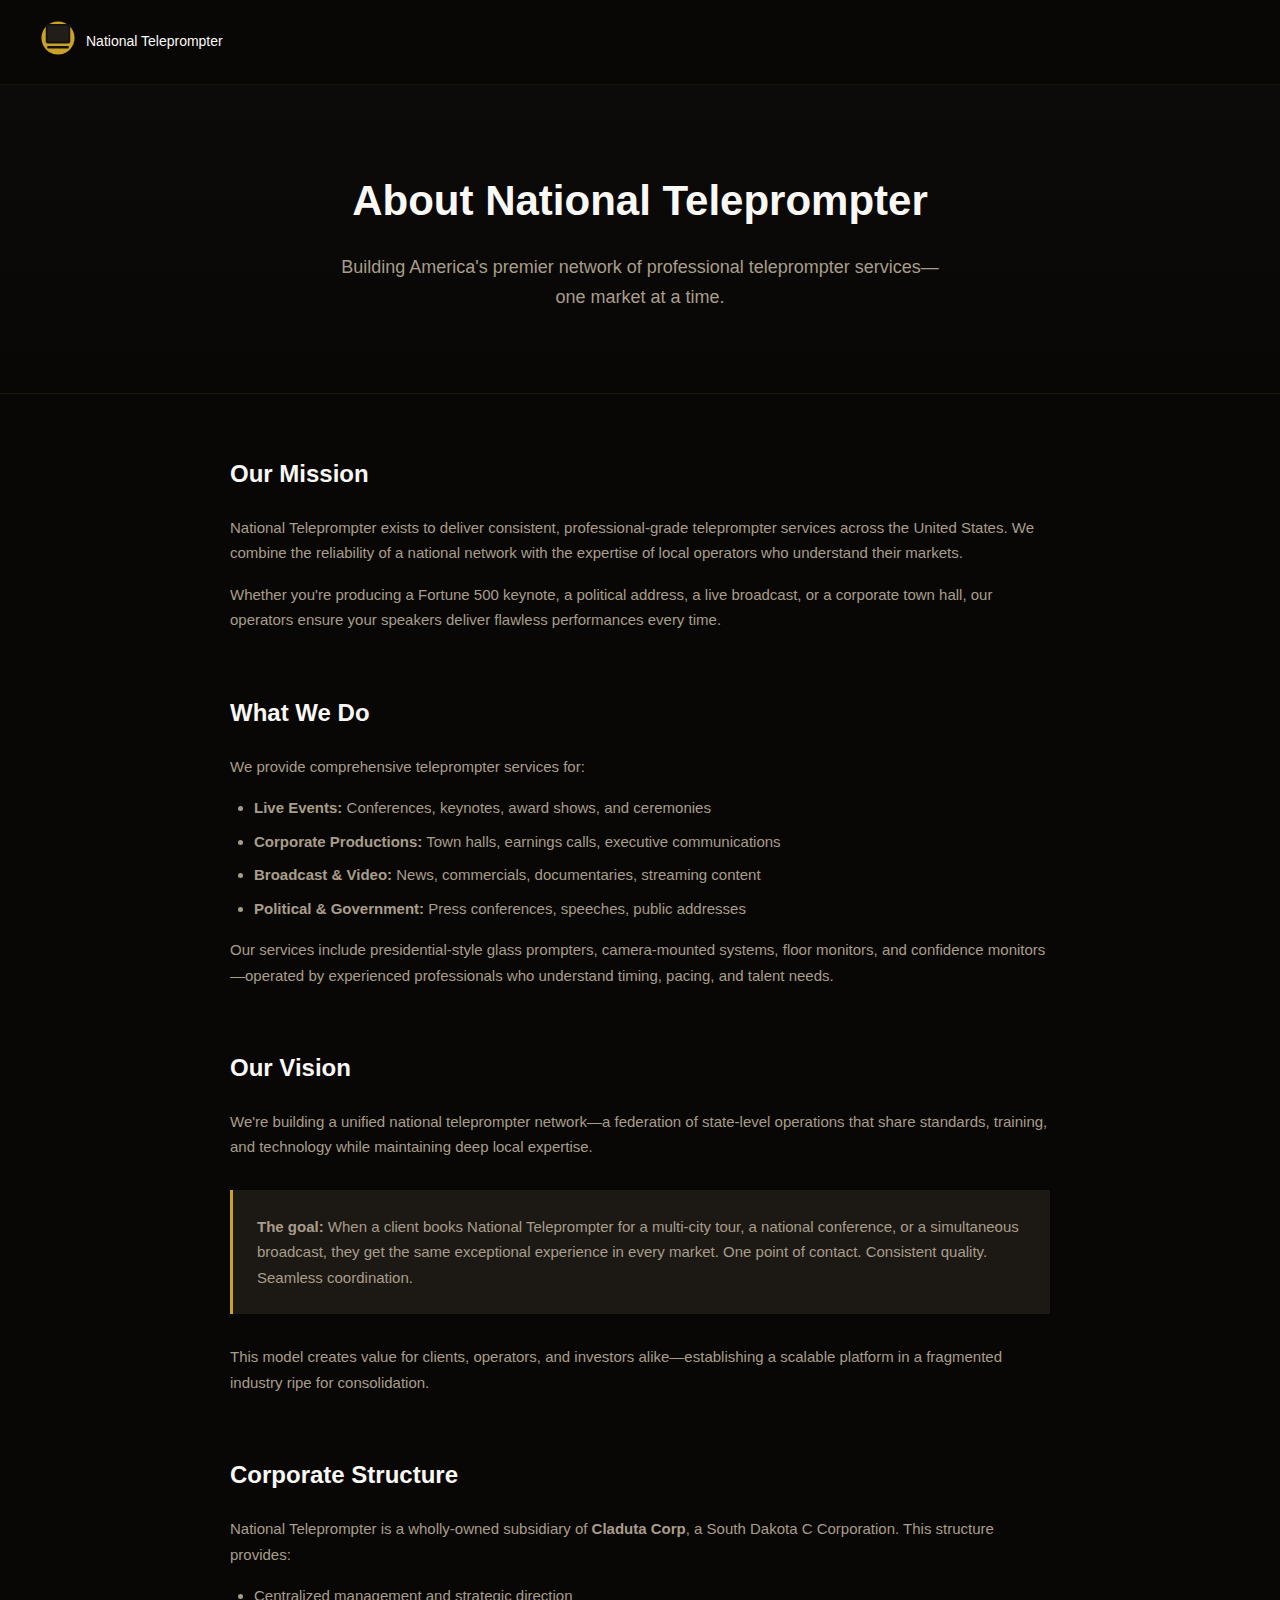
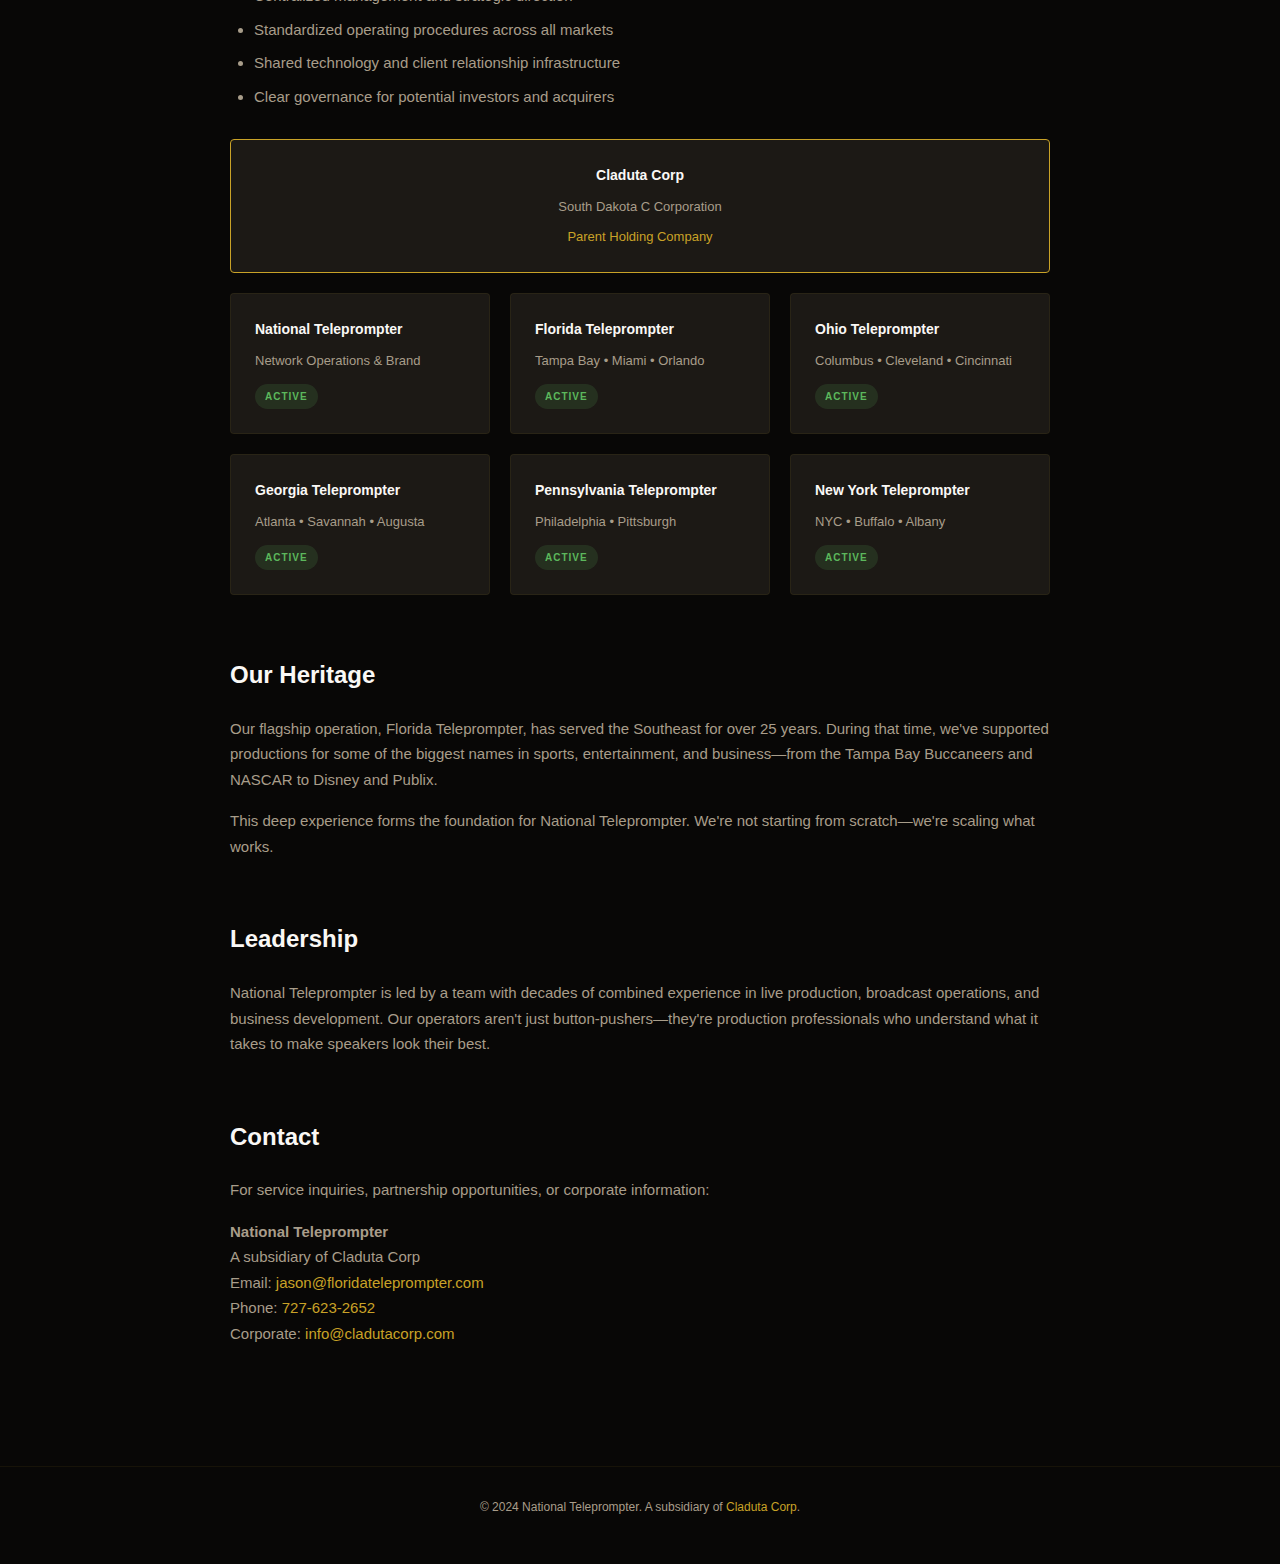
<file: about.html>
<!DOCTYPE html>
<html lang="en">
<head>
    <meta charset="UTF-8">
    <meta name="viewport" content="width=device-width, initial-scale=1.0">
    <title>About Us | National Teleprompter</title>
    <style>
        :root {
            --bg-void: #080706;
            --bg-deep: #0d0b09;
            --bg-elevated: #1c1915;
            --gold: #c9a227;
            --copper: #b87333;
            --text-bright: #faf8f5;
            --text-primary: #e8e4dc;
            --text-secondary: #a89d8a;
            --text-muted: #6b6155;
            --border: rgba(201, 162, 39, 0.08);
            --border-light: rgba(201, 162, 39, 0.15);
            --font-display: 'Arial Black', 'Helvetica Bold', sans-serif;
            --font-body: -apple-system, BlinkMacSystemFont, 'Segoe UI', Roboto, sans-serif;
        }
        *, *::before, *::after { margin: 0; padding: 0; box-sizing: border-box; }
        body {
            font-family: var(--font-body);
            font-size: 15px;
            line-height: 1.7;
            color: var(--text-primary);
            background: var(--bg-void);
        }
        a { color: var(--gold); text-decoration: none; }
        a:hover { text-decoration: underline; }
        .nav {
            padding: 20px 40px;
            border-bottom: 1px solid var(--border);
            display: flex;
            align-items: center;
            gap: 10px;
        }
        .logo-icon { width: 36px; height: 36px; }
        .logo-name {
            font-family: var(--font-display);
            font-size: 14px;
            color: var(--text-bright);
        }
        .hero {
            padding: 80px 40px;
            text-align: center;
            background: linear-gradient(180deg, var(--bg-deep) 0%, var(--bg-void) 100%);
            border-bottom: 1px solid var(--border);
        }
        .hero h1 {
            font-family: var(--font-display);
            font-size: 42px;
            color: var(--text-bright);
            margin-bottom: 16px;
        }
        .hero p {
            font-size: 18px;
            color: var(--text-secondary);
            max-width: 600px;
            margin: 0 auto;
        }
        .container {
            max-width: 900px;
            margin: 0 auto;
            padding: 60px 40px;
        }
        .section {
            margin-bottom: 60px;
        }
        h2 {
            font-family: var(--font-display);
            font-size: 24px;
            margin-bottom: 20px;
            color: var(--text-bright);
        }
        h3 {
            font-family: var(--font-display);
            font-size: 16px;
            margin: 24px 0 12px;
            color: var(--gold);
        }
        p { margin-bottom: 16px; color: var(--text-secondary); }
        ul { margin: 0 0 16px 24px; color: var(--text-secondary); }
        li { margin-bottom: 8px; }
        .structure-grid {
            display: grid;
            grid-template-columns: repeat(auto-fit, minmax(250px, 1fr));
            gap: 20px;
            margin-top: 30px;
        }
        .structure-card {
            background: var(--bg-elevated);
            border: 1px solid var(--border);
            border-radius: 4px;
            padding: 24px;
        }
        .structure-card.parent {
            grid-column: 1 / -1;
            border-color: var(--gold);
            text-align: center;
        }
        .structure-card h4 {
            font-family: var(--font-display);
            font-size: 14px;
            color: var(--text-bright);
            margin-bottom: 8px;
        }
        .structure-card p {
            font-size: 13px;
            margin: 0;
        }
        .structure-card .status {
            display: inline-block;
            font-size: 10px;
            font-weight: 700;
            letter-spacing: 0.1em;
            padding: 4px 10px;
            border-radius: 100px;
            margin-top: 12px;
        }
        .status.active { background: rgba(92,184,92,0.15); color: #5cb85c; }
        .status.planned { background: rgba(201,162,39,0.15); color: var(--gold); }
        .highlight-box {
            background: var(--bg-elevated);
            border-left: 3px solid var(--gold);
            padding: 24px;
            margin: 30px 0;
        }
        .highlight-box p { margin: 0; }
        .footer {
            padding: 30px 40px;
            border-top: 1px solid var(--border);
            text-align: center;
            font-size: 12px;
            color: var(--text-muted);
        }
    </style>
</head>
<body>
    <nav class="nav">
        <a href="index.html">
            <svg class="logo-icon" viewBox="0 0 100 100" fill="none">
                <circle cx="50" cy="50" r="46" fill="#c9a227"/>
                <rect x="20" y="72" width="60" height="7" rx="2" fill="#141210"/>
                <path d="M16 60V16C16 13 18 11 21 11H79C82 11 84 13 84 16V60C84 63 82 65 79 65H21C18 65 16 63 16 60Z" fill="#141210"/>
                <rect x="21" y="16" width="58" height="44" rx="3" fill="#211e1a"/>
            </svg>
        </a>
        <a href="index.html" class="logo-name">National Teleprompter</a>
    </nav>

    <div class="hero">
        <h1>About National Teleprompter</h1>
        <p>Building America's premier network of professional teleprompter services—one market at a time.</p>
    </div>

    <div class="container">
        <div class="section">
            <h2>Our Mission</h2>
            <p>National Teleprompter exists to deliver consistent, professional-grade teleprompter services across the United States. We combine the reliability of a national network with the expertise of local operators who understand their markets.</p>
            <p>Whether you're producing a Fortune 500 keynote, a political address, a live broadcast, or a corporate town hall, our operators ensure your speakers deliver flawless performances every time.</p>
        </div>

        <div class="section">
            <h2>What We Do</h2>
            <p>We provide comprehensive teleprompter services for:</p>
            <ul>
                <li><strong>Live Events:</strong> Conferences, keynotes, award shows, and ceremonies</li>
                <li><strong>Corporate Productions:</strong> Town halls, earnings calls, executive communications</li>
                <li><strong>Broadcast & Video:</strong> News, commercials, documentaries, streaming content</li>
                <li><strong>Political & Government:</strong> Press conferences, speeches, public addresses</li>
            </ul>
            <p>Our services include presidential-style glass prompters, camera-mounted systems, floor monitors, and confidence monitors—operated by experienced professionals who understand timing, pacing, and talent needs.</p>
        </div>

        <div class="section">
            <h2>Our Vision</h2>
            <p>We're building a unified national teleprompter network—a federation of state-level operations that share standards, training, and technology while maintaining deep local expertise.</p>
            <div class="highlight-box">
                <p><strong>The goal:</strong> When a client books National Teleprompter for a multi-city tour, a national conference, or a simultaneous broadcast, they get the same exceptional experience in every market. One point of contact. Consistent quality. Seamless coordination.</p>
            </div>
            <p>This model creates value for clients, operators, and investors alike—establishing a scalable platform in a fragmented industry ripe for consolidation.</p>
        </div>

        <div class="section">
            <h2>Corporate Structure</h2>
            <p>National Teleprompter is a wholly-owned subsidiary of <strong>Claduta Corp</strong>, a South Dakota C Corporation. This structure provides:</p>
            <ul>
                <li>Centralized management and strategic direction</li>
                <li>Standardized operating procedures across all markets</li>
                <li>Shared technology and client relationship infrastructure</li>
                <li>Clear governance for potential investors and acquirers</li>
            </ul>

            <div class="structure-grid">
                <div class="structure-card parent">
                    <h4>Claduta Corp</h4>
                    <p>South Dakota C Corporation</p>
                    <p style="color: var(--gold); margin-top: 8px;">Parent Holding Company</p>
                </div>
                <div class="structure-card">
                    <h4>National Teleprompter</h4>
                    <p>Network Operations & Brand</p>
                    <span class="status active">ACTIVE</span>
                </div>
                <div class="structure-card">
                    <h4>Florida Teleprompter</h4>
                    <p>Tampa Bay • Miami • Orlando</p>
                    <span class="status active">ACTIVE</span>
                </div>
                <div class="structure-card">
                    <h4>Ohio Teleprompter</h4>
                    <p>Columbus • Cleveland • Cincinnati</p>
                    <span class="status active">ACTIVE</span>
                </div>
                <div class="structure-card">
                    <h4>Georgia Teleprompter</h4>
                    <p>Atlanta • Savannah • Augusta</p>
                    <span class="status active">ACTIVE</span>
                </div>
                <div class="structure-card">
                    <h4>Pennsylvania Teleprompter</h4>
                    <p>Philadelphia • Pittsburgh</p>
                    <span class="status active">ACTIVE</span>
                </div>
                <div class="structure-card">
                    <h4>New York Teleprompter</h4>
                    <p>NYC • Buffalo • Albany</p>
                    <span class="status active">ACTIVE</span>
                </div>
            </div>
        </div>

        <div class="section">
            <h2>Our Heritage</h2>
            <p>Our flagship operation, Florida Teleprompter, has served the Southeast for over 25 years. During that time, we've supported productions for some of the biggest names in sports, entertainment, and business—from the Tampa Bay Buccaneers and NASCAR to Disney and Publix.</p>
            <p>This deep experience forms the foundation for National Teleprompter. We're not starting from scratch—we're scaling what works.</p>
        </div>

        <div class="section">
            <h2>Leadership</h2>
            <p>National Teleprompter is led by a team with decades of combined experience in live production, broadcast operations, and business development. Our operators aren't just button-pushers—they're production professionals who understand what it takes to make speakers look their best.</p>
        </div>

        <div class="section">
            <h2>Contact</h2>
            <p>For service inquiries, partnership opportunities, or corporate information:</p>
            <p>
                <strong>National Teleprompter</strong><br>
                A subsidiary of Claduta Corp<br>
                Email: <a href="mailto:jason@floridateleprompter.com">jason@floridateleprompter.com</a><br>
                Phone: <a href="tel:727-623-2652">727-623-2652</a><br>
                Corporate: <a href="mailto:info@cladutacorp.com">info@cladutacorp.com</a>
            </p>
        </div>
    </div>

    <footer class="footer">
        <p>&copy; 2024 National Teleprompter. A subsidiary of <a href="https://cladutacorp.com">Claduta Corp</a>.</p>
    </footer>
</body>
</html>
</file>
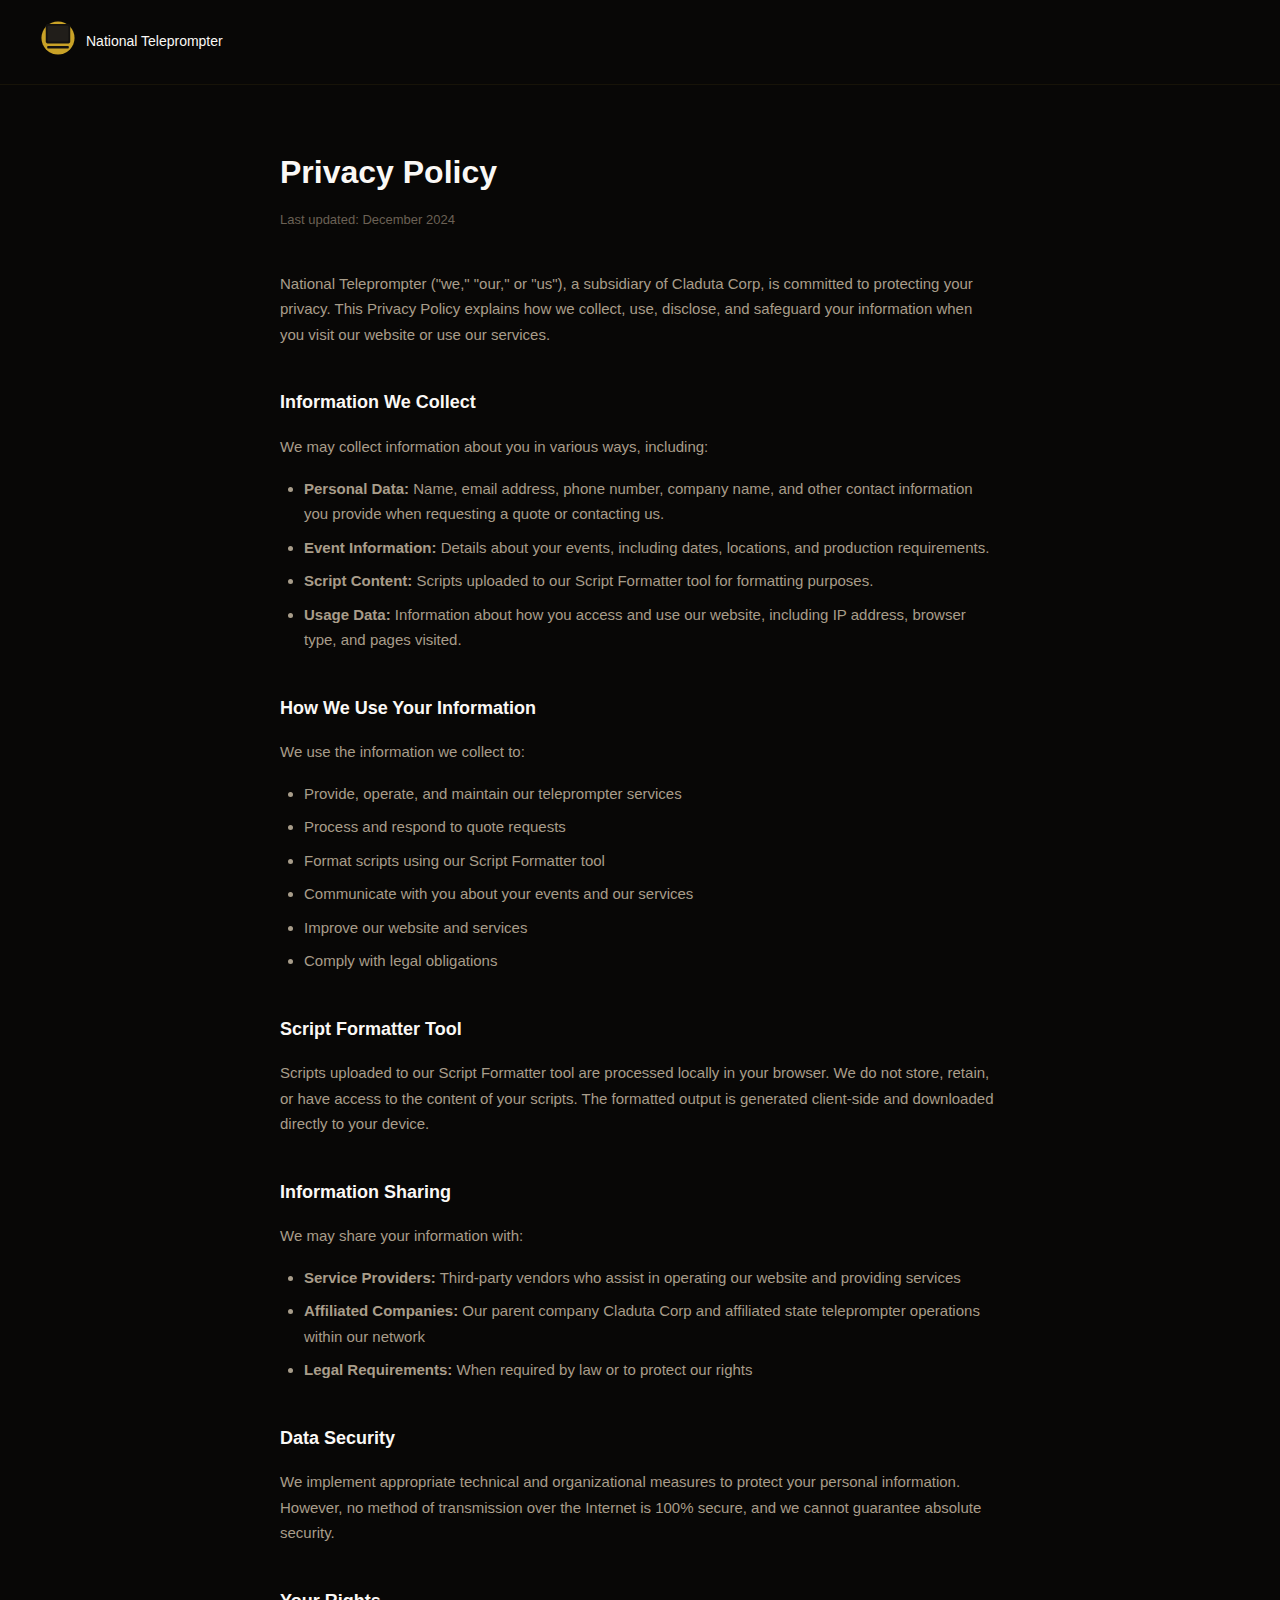
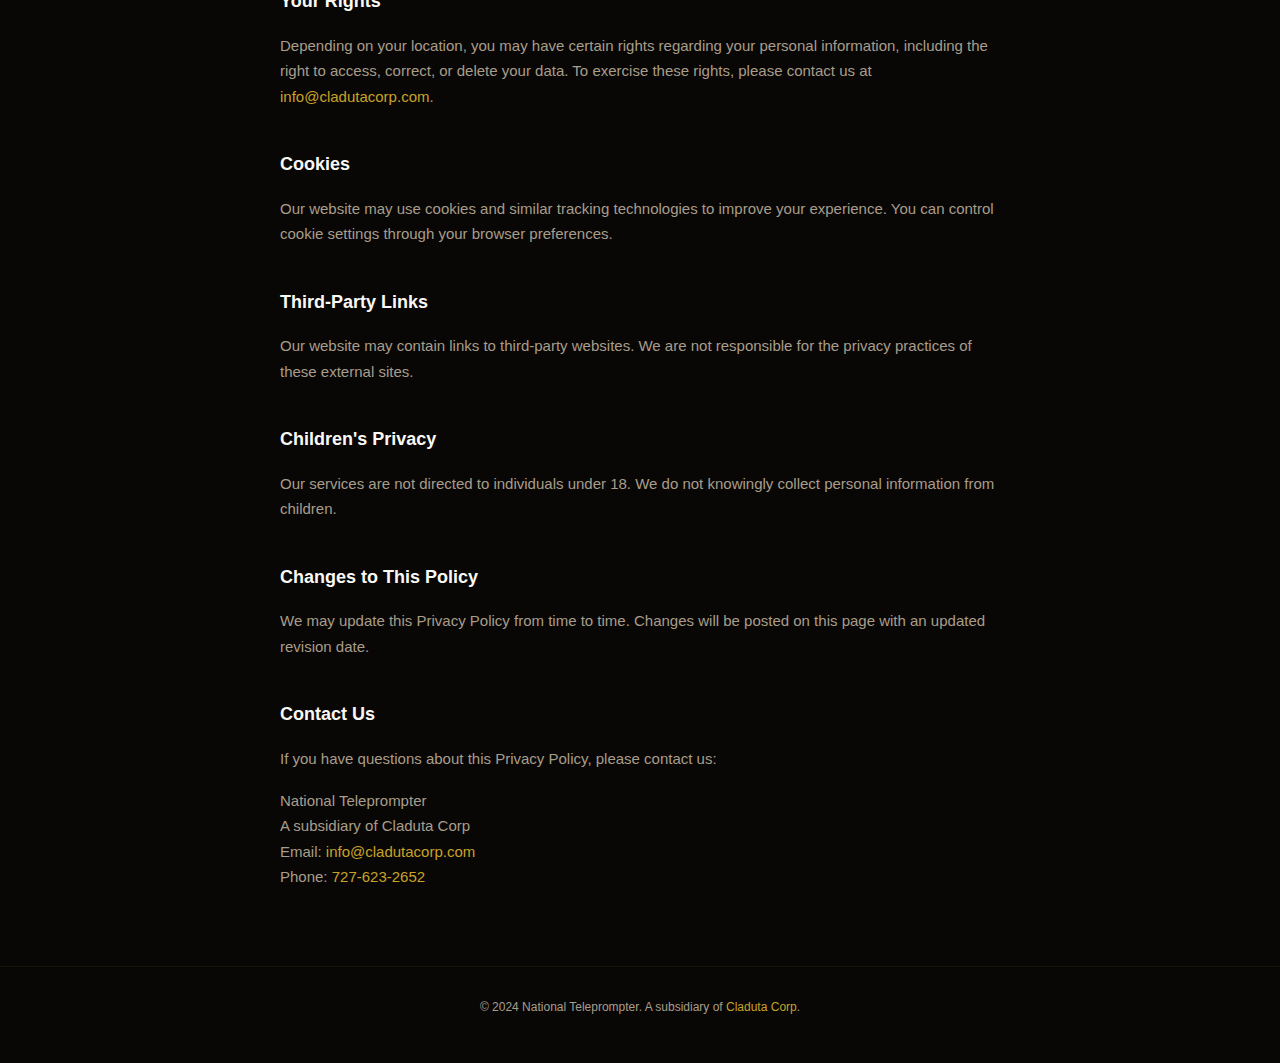
<file: privacy.html>
<!DOCTYPE html>
<html lang="en">
<head>
    <meta charset="UTF-8">
    <meta name="viewport" content="width=device-width, initial-scale=1.0">
    <title>Privacy Policy | National Teleprompter</title>
    <style>
        :root {
            --bg-void: #080706;
            --bg-deep: #0d0b09;
            --bg-elevated: #1c1915;
            --gold: #c9a227;
            --copper: #b87333;
            --text-bright: #faf8f5;
            --text-primary: #e8e4dc;
            --text-secondary: #a89d8a;
            --text-muted: #6b6155;
            --border: rgba(201, 162, 39, 0.08);
            --border-light: rgba(201, 162, 39, 0.15);
            --font-display: 'Arial Black', 'Helvetica Bold', sans-serif;
            --font-body: -apple-system, BlinkMacSystemFont, 'Segoe UI', Roboto, sans-serif;
        }
        *, *::before, *::after { margin: 0; padding: 0; box-sizing: border-box; }
        body {
            font-family: var(--font-body);
            font-size: 15px;
            line-height: 1.7;
            color: var(--text-primary);
            background: var(--bg-void);
        }
        a { color: var(--gold); text-decoration: none; }
        a:hover { text-decoration: underline; }
        .nav {
            padding: 20px 40px;
            border-bottom: 1px solid var(--border);
            display: flex;
            align-items: center;
            gap: 10px;
        }
        .logo-icon { width: 36px; height: 36px; }
        .logo-name {
            font-family: var(--font-display);
            font-size: 14px;
            color: var(--text-bright);
        }
        .container {
            max-width: 800px;
            margin: 0 auto;
            padding: 60px 40px;
        }
        h1 {
            font-family: var(--font-display);
            font-size: 32px;
            margin-bottom: 10px;
            color: var(--text-bright);
        }
        .updated {
            font-size: 13px;
            color: var(--text-muted);
            margin-bottom: 40px;
        }
        h2 {
            font-family: var(--font-display);
            font-size: 18px;
            margin: 40px 0 16px;
            color: var(--text-bright);
        }
        p { margin-bottom: 16px; color: var(--text-secondary); }
        ul { margin: 0 0 16px 24px; color: var(--text-secondary); }
        li { margin-bottom: 8px; }
        .footer {
            padding: 30px 40px;
            border-top: 1px solid var(--border);
            text-align: center;
            font-size: 12px;
            color: var(--text-muted);
        }
    </style>
</head>
<body>
    <nav class="nav">
        <a href="index.html">
            <svg class="logo-icon" viewBox="0 0 100 100" fill="none">
                <circle cx="50" cy="50" r="46" fill="#c9a227"/>
                <rect x="20" y="72" width="60" height="7" rx="2" fill="#141210"/>
                <path d="M16 60V16C16 13 18 11 21 11H79C82 11 84 13 84 16V60C84 63 82 65 79 65H21C18 65 16 63 16 60Z" fill="#141210"/>
                <rect x="21" y="16" width="58" height="44" rx="3" fill="#211e1a"/>
            </svg>
        </a>
        <a href="index.html" class="logo-name">National Teleprompter</a>
    </nav>

    <div class="container">
        <h1>Privacy Policy</h1>
        <p class="updated">Last updated: December 2024</p>

        <p>National Teleprompter ("we," "our," or "us"), a subsidiary of Claduta Corp, is committed to protecting your privacy. This Privacy Policy explains how we collect, use, disclose, and safeguard your information when you visit our website or use our services.</p>

        <h2>Information We Collect</h2>
        <p>We may collect information about you in various ways, including:</p>
        <ul>
            <li><strong>Personal Data:</strong> Name, email address, phone number, company name, and other contact information you provide when requesting a quote or contacting us.</li>
            <li><strong>Event Information:</strong> Details about your events, including dates, locations, and production requirements.</li>
            <li><strong>Script Content:</strong> Scripts uploaded to our Script Formatter tool for formatting purposes.</li>
            <li><strong>Usage Data:</strong> Information about how you access and use our website, including IP address, browser type, and pages visited.</li>
        </ul>

        <h2>How We Use Your Information</h2>
        <p>We use the information we collect to:</p>
        <ul>
            <li>Provide, operate, and maintain our teleprompter services</li>
            <li>Process and respond to quote requests</li>
            <li>Format scripts using our Script Formatter tool</li>
            <li>Communicate with you about your events and our services</li>
            <li>Improve our website and services</li>
            <li>Comply with legal obligations</li>
        </ul>

        <h2>Script Formatter Tool</h2>
        <p>Scripts uploaded to our Script Formatter tool are processed locally in your browser. We do not store, retain, or have access to the content of your scripts. The formatted output is generated client-side and downloaded directly to your device.</p>

        <h2>Information Sharing</h2>
        <p>We may share your information with:</p>
        <ul>
            <li><strong>Service Providers:</strong> Third-party vendors who assist in operating our website and providing services</li>
            <li><strong>Affiliated Companies:</strong> Our parent company Claduta Corp and affiliated state teleprompter operations within our network</li>
            <li><strong>Legal Requirements:</strong> When required by law or to protect our rights</li>
        </ul>

        <h2>Data Security</h2>
        <p>We implement appropriate technical and organizational measures to protect your personal information. However, no method of transmission over the Internet is 100% secure, and we cannot guarantee absolute security.</p>

        <h2>Your Rights</h2>
        <p>Depending on your location, you may have certain rights regarding your personal information, including the right to access, correct, or delete your data. To exercise these rights, please contact us at <a href="mailto:info@cladutacorp.com">info@cladutacorp.com</a>.</p>

        <h2>Cookies</h2>
        <p>Our website may use cookies and similar tracking technologies to improve your experience. You can control cookie settings through your browser preferences.</p>

        <h2>Third-Party Links</h2>
        <p>Our website may contain links to third-party websites. We are not responsible for the privacy practices of these external sites.</p>

        <h2>Children's Privacy</h2>
        <p>Our services are not directed to individuals under 18. We do not knowingly collect personal information from children.</p>

        <h2>Changes to This Policy</h2>
        <p>We may update this Privacy Policy from time to time. Changes will be posted on this page with an updated revision date.</p>

        <h2>Contact Us</h2>
        <p>If you have questions about this Privacy Policy, please contact us:</p>
        <p>
            National Teleprompter<br>
            A subsidiary of Claduta Corp<br>
            Email: <a href="mailto:info@cladutacorp.com">info@cladutacorp.com</a><br>
            Phone: <a href="tel:727-623-2652">727-623-2652</a>
        </p>
    </div>

    <footer class="footer">
        <p>&copy; 2024 National Teleprompter. A subsidiary of <a href="https://cladutacorp.com">Claduta Corp</a>.</p>
    </footer>
</body>
</html>
</file>
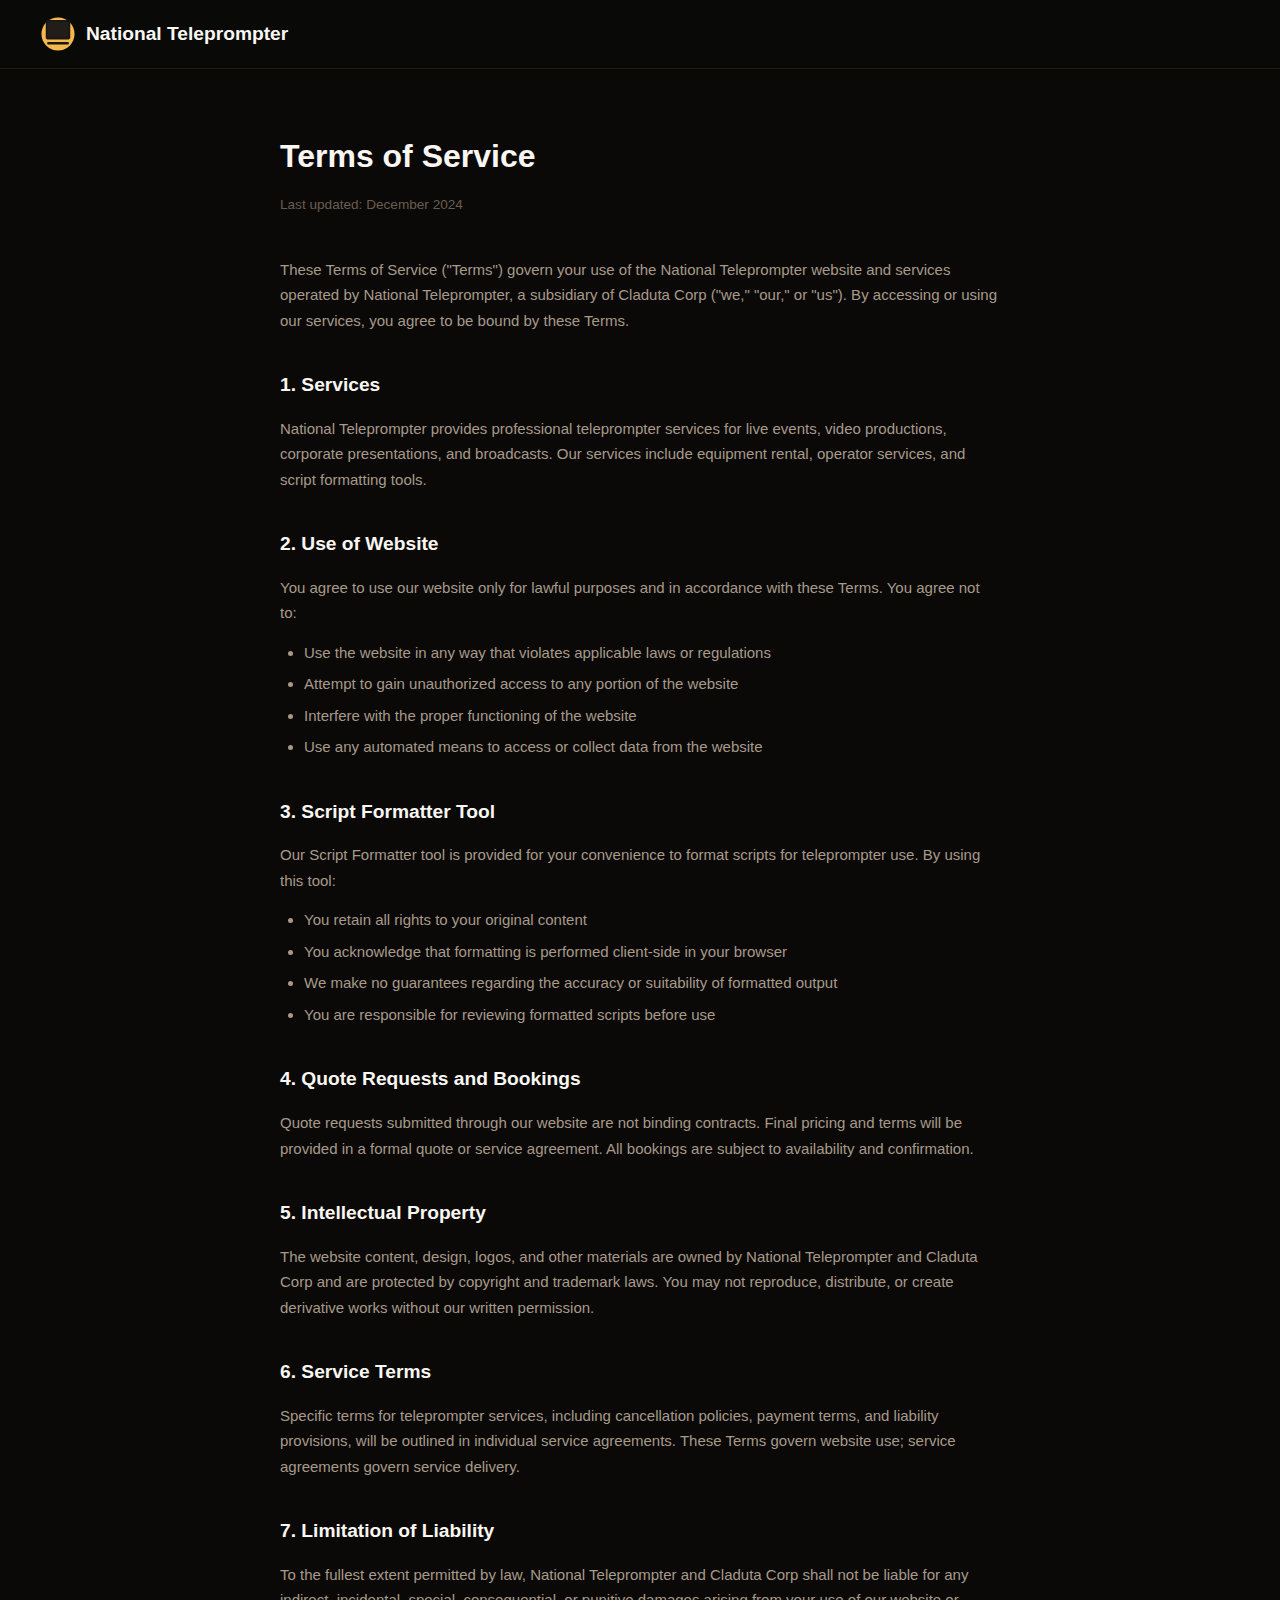
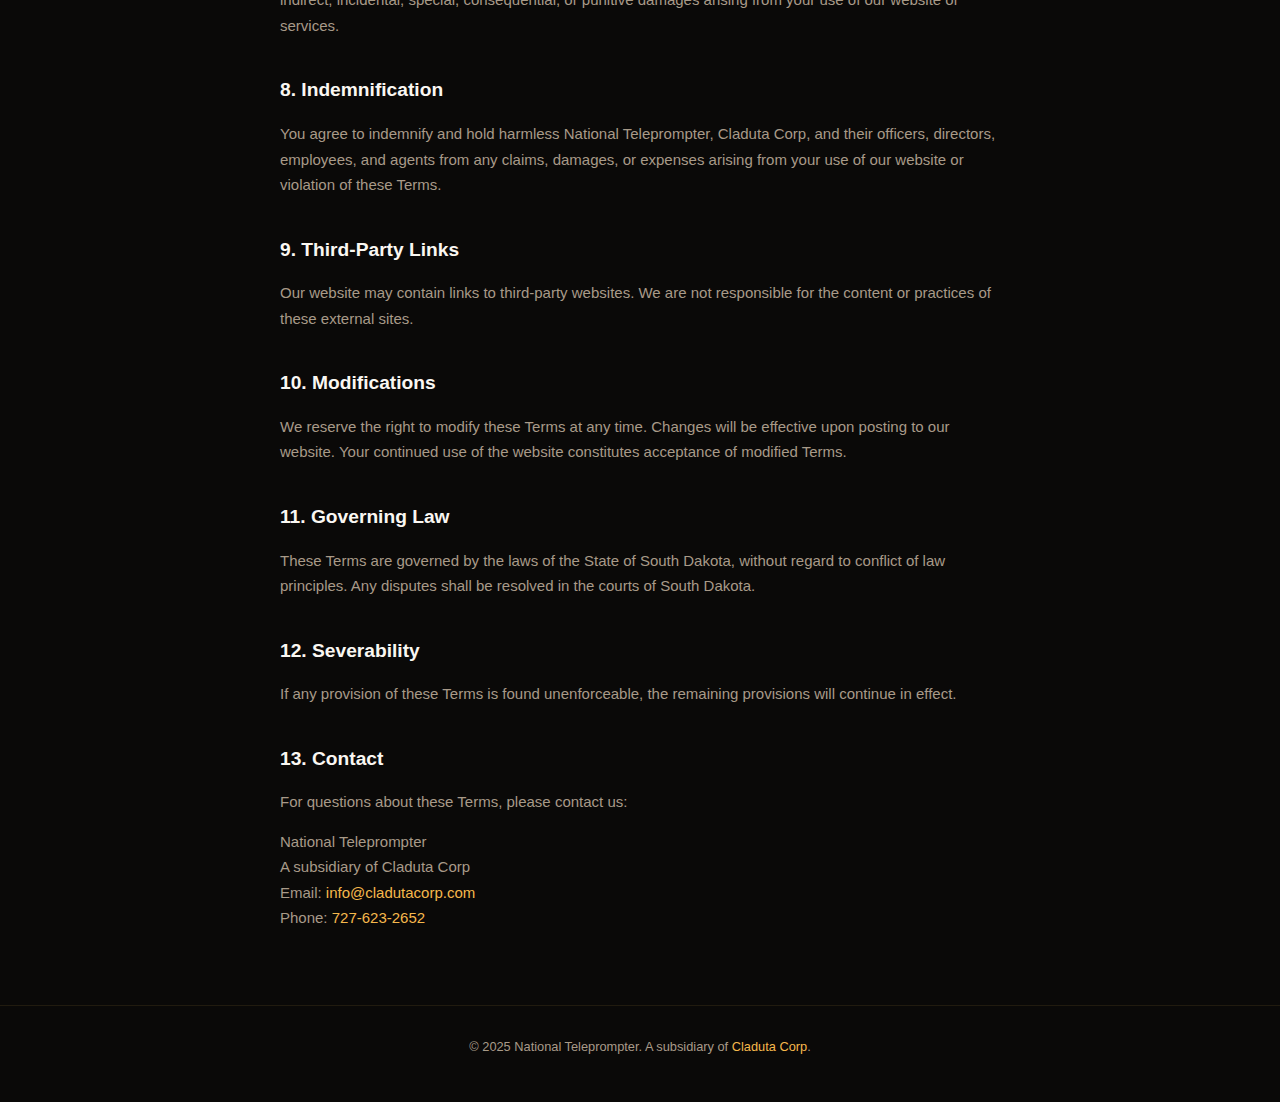
<file: terms.html>
<!DOCTYPE html>
<html lang="en">
<head>
    <meta charset="UTF-8">
    <meta name="viewport" content="width=device-width, initial-scale=1.0">
    <title>Terms of Service | National Teleprompter</title>
    <meta name="description" content="Terms of Service for National Teleprompter, a subsidiary of Claduta Corp.">
    <link rel="canonical" href="https://nationalteleprompter.com/terms.html">
    <style>
        :root {
            --gold: #F5B84C;
            --bg-void: #0A0908;
            --bg-deep: #0F0D0B;
            --bg-elevated: #1A1714;
            --text-bright: #FAF7F2;
            --text-primary: #E8E2D8;
            --text-secondary: #A89A88;
            --text-muted: #6B5D4D;
            --border: rgba(245, 184, 76, 0.1);
            --font-display: Arial, 'Helvetica Neue', sans-serif;
            --font-body: -apple-system, BlinkMacSystemFont, 'Segoe UI', Roboto, sans-serif;
        }
        *, *::before, *::after { margin: 0; padding: 0; box-sizing: border-box; }
        body {
            font-family: var(--font-body);
            font-size: 15px;
            line-height: 1.7;
            color: var(--text-primary);
            background: var(--bg-void);
        }
        a { color: var(--gold); text-decoration: none; }
        a:hover { text-decoration: underline; }
        .nav {
            padding: 16px 40px;
            border-bottom: 1px solid var(--border);
            display: flex;
            align-items: center;
            gap: 12px;
            background: rgba(10, 9, 8, 0.95);
        }
        .nav-logo { display: flex; align-items: center; gap: 10px; }
        .nav-logo-icon { width: 36px; height: 36px; }
        .nav-logo-name {
            font-family: var(--font-display);
            font-size: 1.2rem;
            font-weight: bold;
            color: var(--text-bright);
        }
        .container {
            max-width: 800px;
            margin: 0 auto;
            padding: 60px 40px;
        }
        h1 {
            font-family: var(--font-display);
            font-size: 2rem;
            margin-bottom: 10px;
            color: var(--text-bright);
        }
        .updated {
            font-size: 0.85rem;
            color: var(--text-muted);
            margin-bottom: 40px;
        }
        h2 {
            font-family: var(--font-display);
            font-size: 1.2rem;
            margin: 36px 0 14px;
            color: var(--text-bright);
        }
        p { margin-bottom: 14px; color: var(--text-secondary); }
        ul { margin: 0 0 14px 24px; color: var(--text-secondary); }
        li { margin-bottom: 6px; }
        .footer {
            padding: 30px 40px;
            border-top: 1px solid var(--border);
            text-align: center;
            font-size: 0.8rem;
            color: var(--text-muted);
        }
        @media (max-width: 600px) {
            .nav, .container, .footer { padding-left: 20px; padding-right: 20px; }
        }
    </style>
</head>
<body>
    <nav class="nav">
        <a href="index.html" class="nav-logo">
            <svg class="nav-logo-icon" viewBox="0 0 100 100" fill="none">
                <circle cx="50" cy="50" r="46" fill="#F5B84C"/>
                <rect x="20" y="72" width="60" height="7" rx="2" fill="#1A1714"/>
                <path d="M16 60V16C16 13 18 11 21 11H79C82 11 84 13 84 16V60C84 63 82 65 79 65H21C18 65 16 63 16 60Z" fill="#1A1714"/>
                <rect x="21" y="16" width="58" height="44" rx="3" fill="#211D18"/>
            </svg>
            <span class="nav-logo-name">National Teleprompter</span>
        </a>
    </nav>

    <div class="container">
        <h1>Terms of Service</h1>
        <p class="updated">Last updated: December 2024</p>

        <p>These Terms of Service ("Terms") govern your use of the National Teleprompter website and services operated by National Teleprompter, a subsidiary of Claduta Corp ("we," "our," or "us"). By accessing or using our services, you agree to be bound by these Terms.</p>

        <h2>1. Services</h2>
        <p>National Teleprompter provides professional teleprompter services for live events, video productions, corporate presentations, and broadcasts. Our services include equipment rental, operator services, and script formatting tools.</p>

        <h2>2. Use of Website</h2>
        <p>You agree to use our website only for lawful purposes and in accordance with these Terms. You agree not to:</p>
        <ul>
            <li>Use the website in any way that violates applicable laws or regulations</li>
            <li>Attempt to gain unauthorized access to any portion of the website</li>
            <li>Interfere with the proper functioning of the website</li>
            <li>Use any automated means to access or collect data from the website</li>
        </ul>

        <h2>3. Script Formatter Tool</h2>
        <p>Our Script Formatter tool is provided for your convenience to format scripts for teleprompter use. By using this tool:</p>
        <ul>
            <li>You retain all rights to your original content</li>
            <li>You acknowledge that formatting is performed client-side in your browser</li>
            <li>We make no guarantees regarding the accuracy or suitability of formatted output</li>
            <li>You are responsible for reviewing formatted scripts before use</li>
        </ul>

        <h2>4. Quote Requests and Bookings</h2>
        <p>Quote requests submitted through our website are not binding contracts. Final pricing and terms will be provided in a formal quote or service agreement. All bookings are subject to availability and confirmation.</p>

        <h2>5. Intellectual Property</h2>
        <p>The website content, design, logos, and other materials are owned by National Teleprompter and Claduta Corp and are protected by copyright and trademark laws. You may not reproduce, distribute, or create derivative works without our written permission.</p>

        <h2>6. Service Terms</h2>
        <p>Specific terms for teleprompter services, including cancellation policies, payment terms, and liability provisions, will be outlined in individual service agreements. These Terms govern website use; service agreements govern service delivery.</p>

        <h2>7. Limitation of Liability</h2>
        <p>To the fullest extent permitted by law, National Teleprompter and Claduta Corp shall not be liable for any indirect, incidental, special, consequential, or punitive damages arising from your use of our website or services.</p>

        <h2>8. Indemnification</h2>
        <p>You agree to indemnify and hold harmless National Teleprompter, Claduta Corp, and their officers, directors, employees, and agents from any claims, damages, or expenses arising from your use of our website or violation of these Terms.</p>

        <h2>9. Third-Party Links</h2>
        <p>Our website may contain links to third-party websites. We are not responsible for the content or practices of these external sites.</p>

        <h2>10. Modifications</h2>
        <p>We reserve the right to modify these Terms at any time. Changes will be effective upon posting to our website. Your continued use of the website constitutes acceptance of modified Terms.</p>

        <h2>11. Governing Law</h2>
        <p>These Terms are governed by the laws of the State of South Dakota, without regard to conflict of law principles. Any disputes shall be resolved in the courts of South Dakota.</p>

        <h2>12. Severability</h2>
        <p>If any provision of these Terms is found unenforceable, the remaining provisions will continue in effect.</p>

        <h2>13. Contact</h2>
        <p>For questions about these Terms, please contact us:</p>
        <p>
            National Teleprompter<br>
            A subsidiary of Claduta Corp<br>
            Email: <a href="mailto:info@cladutacorp.com">info@cladutacorp.com</a><br>
            Phone: <a href="tel:727-623-2652">727-623-2652</a>
        </p>
    </div>

    <footer class="footer">
        <p>&copy; 2025 National Teleprompter. A subsidiary of <a href="https://cladutacorp.com">Claduta Corp</a>.</p>
    </footer>
</body>
</html>
</file>
